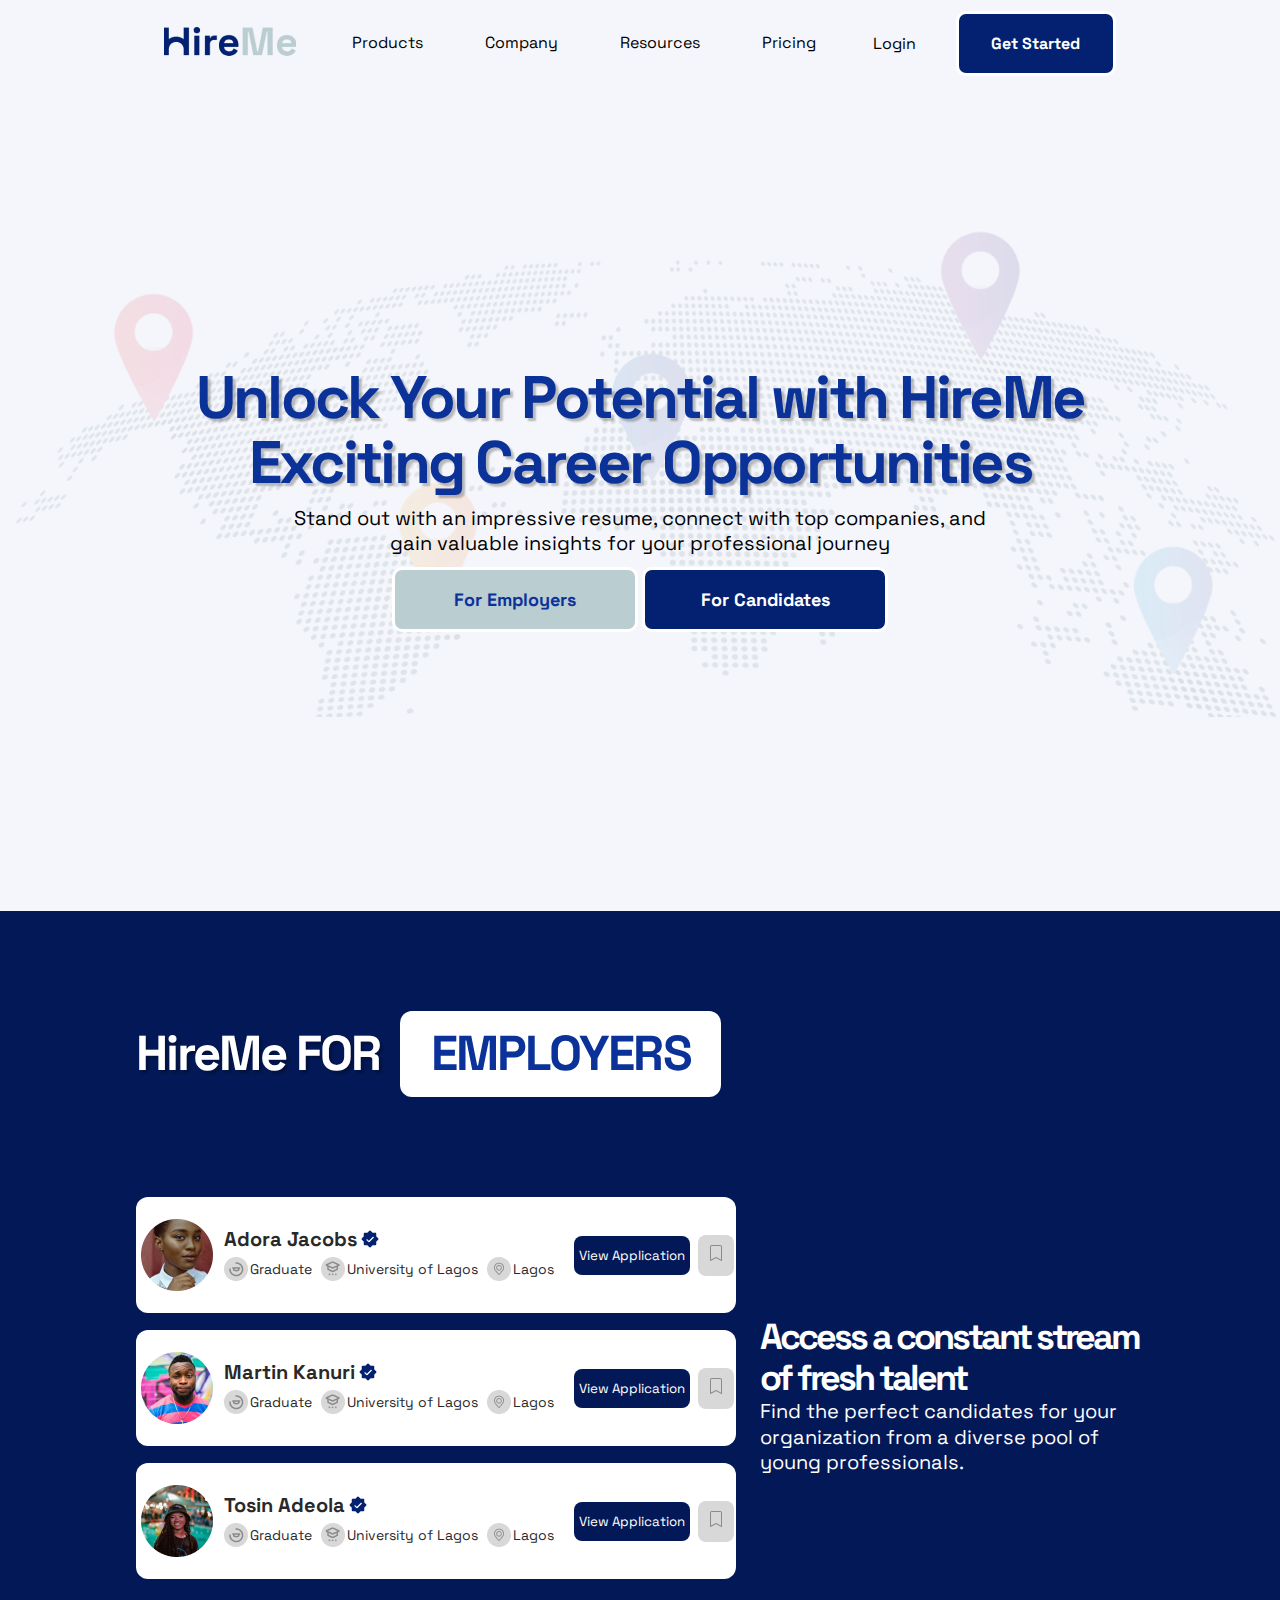
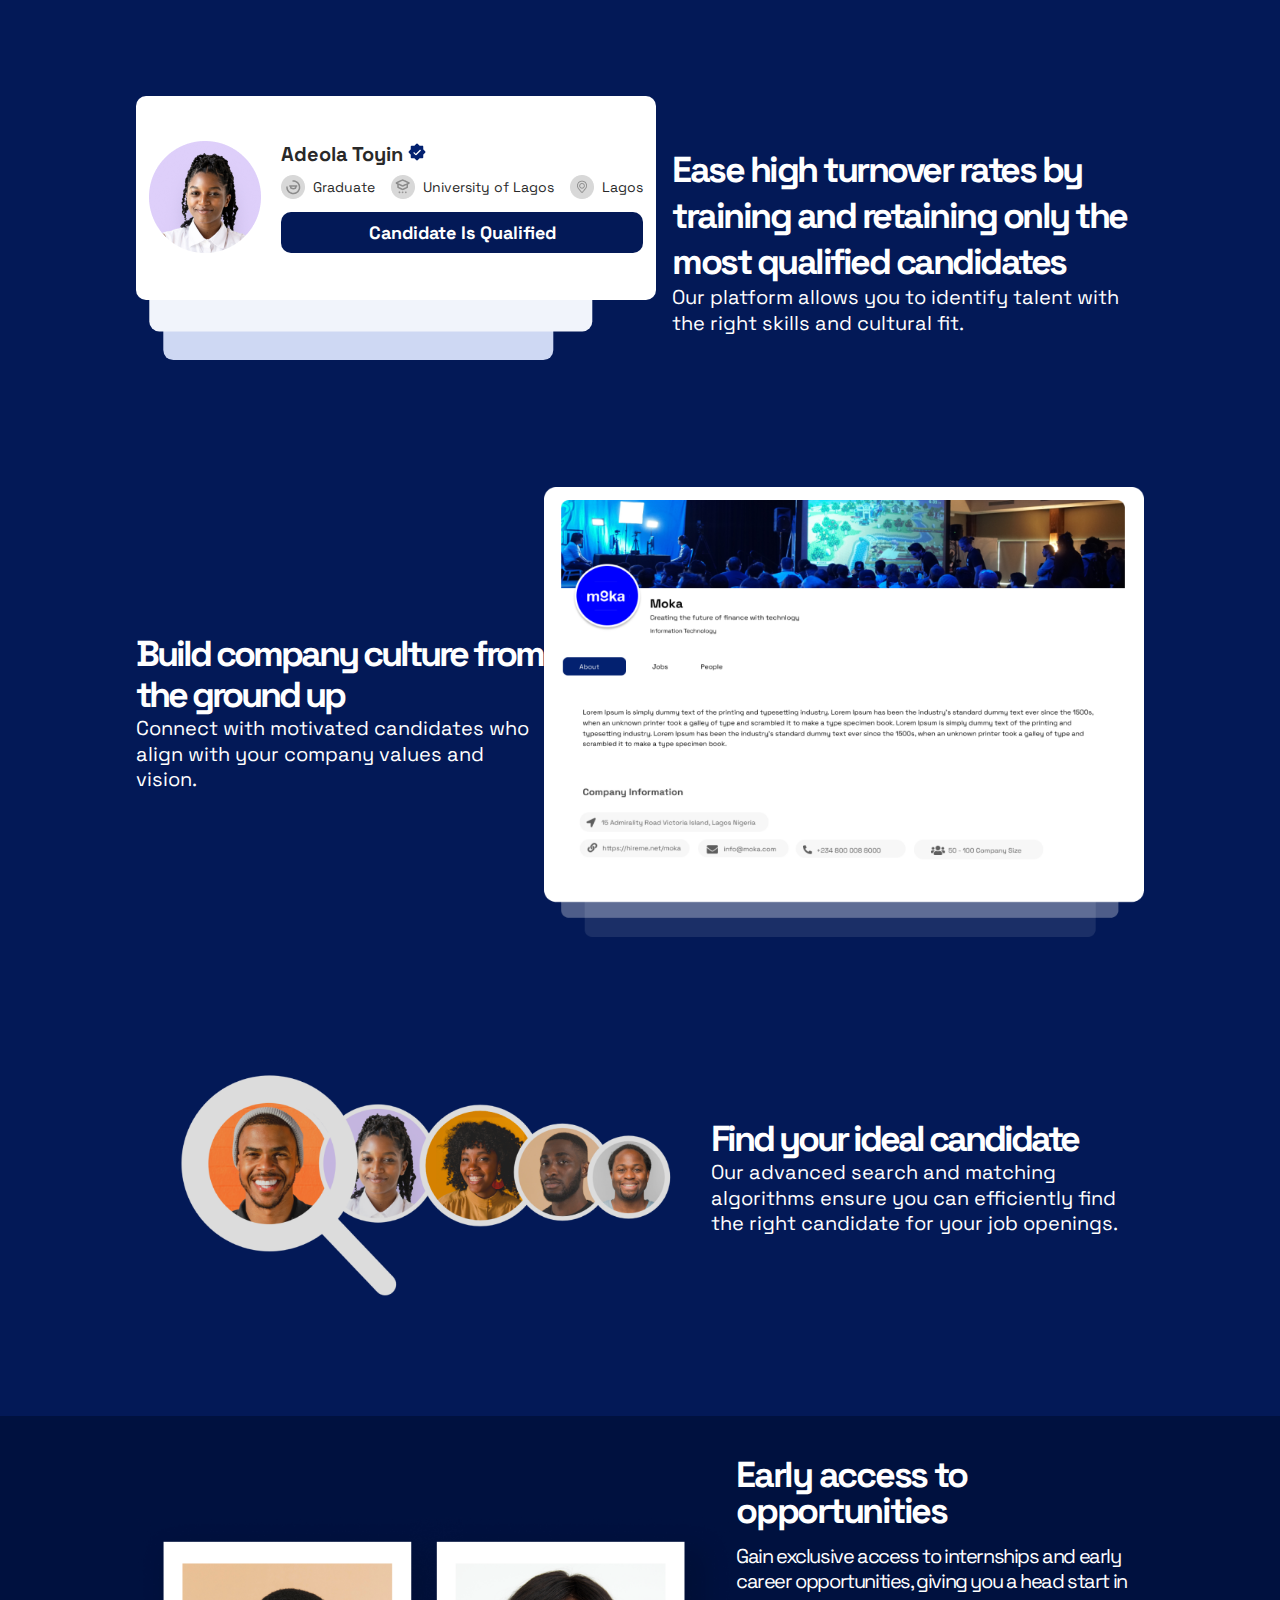
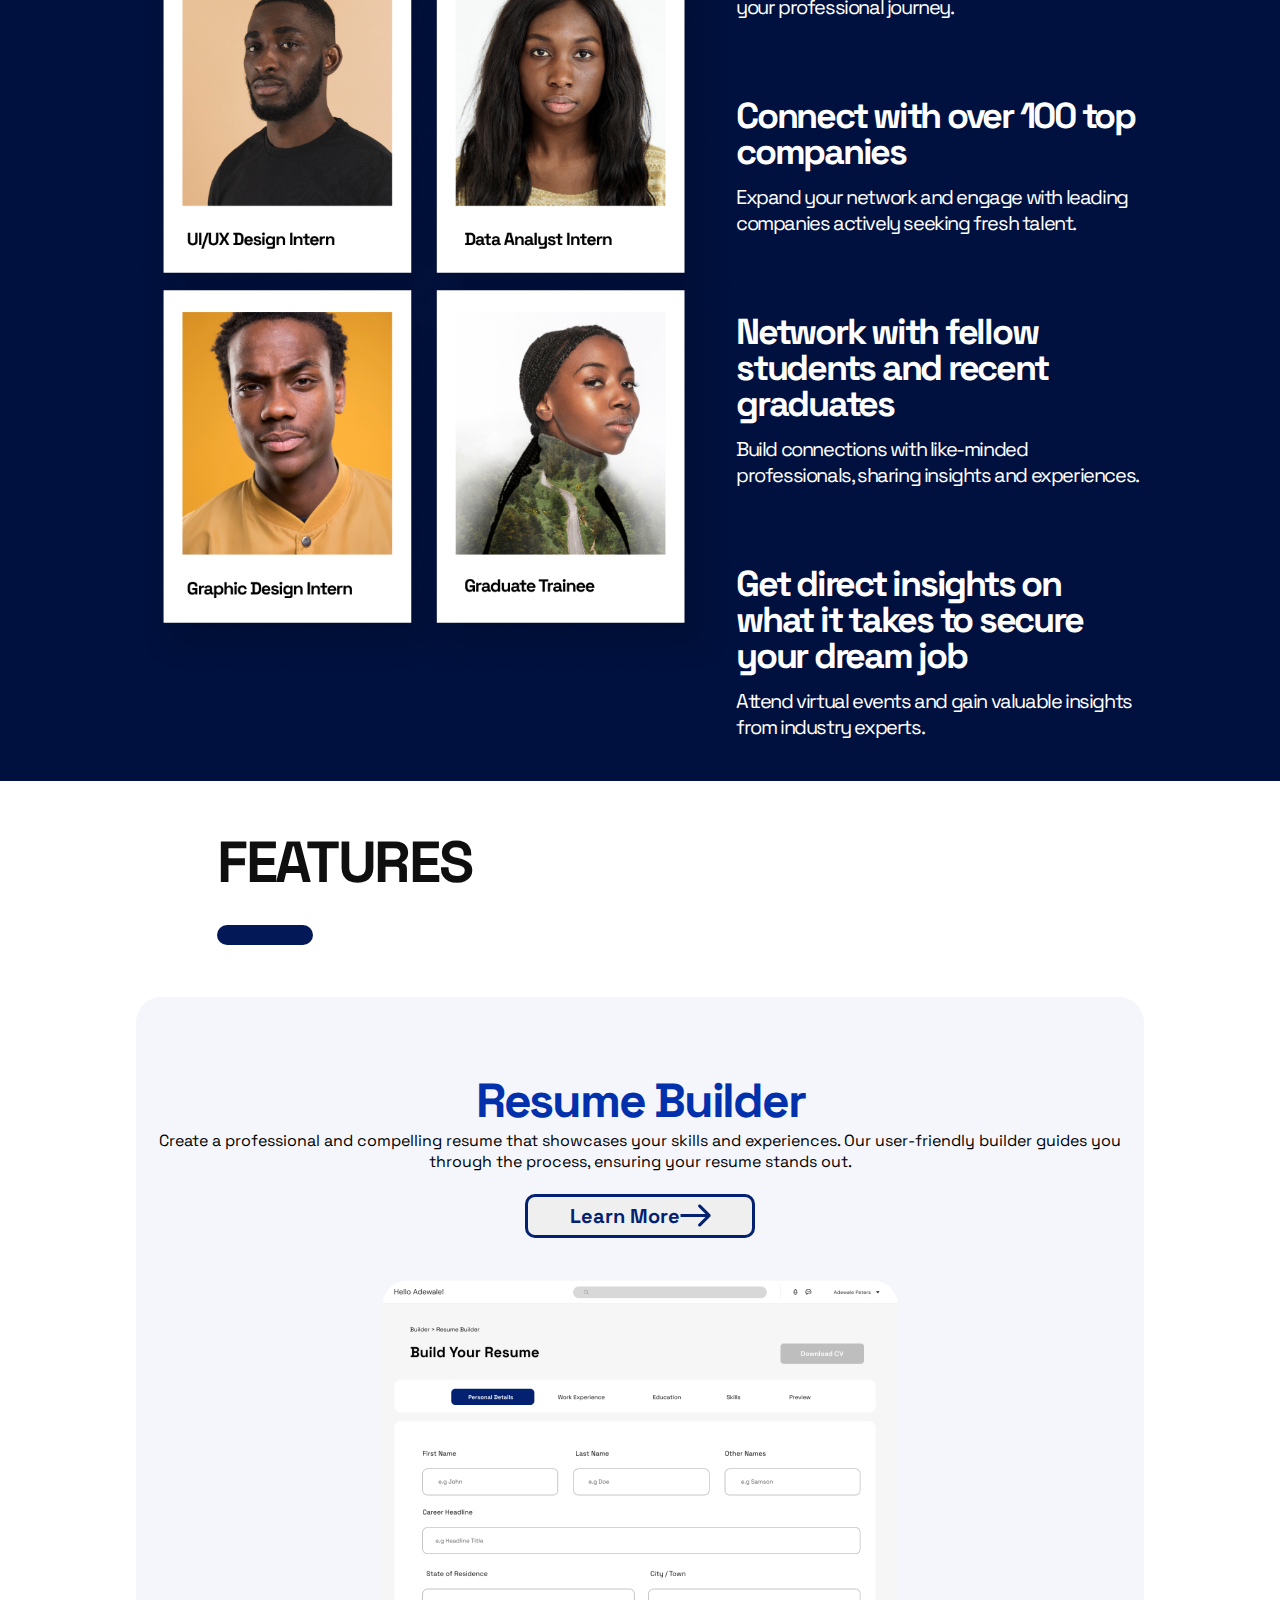
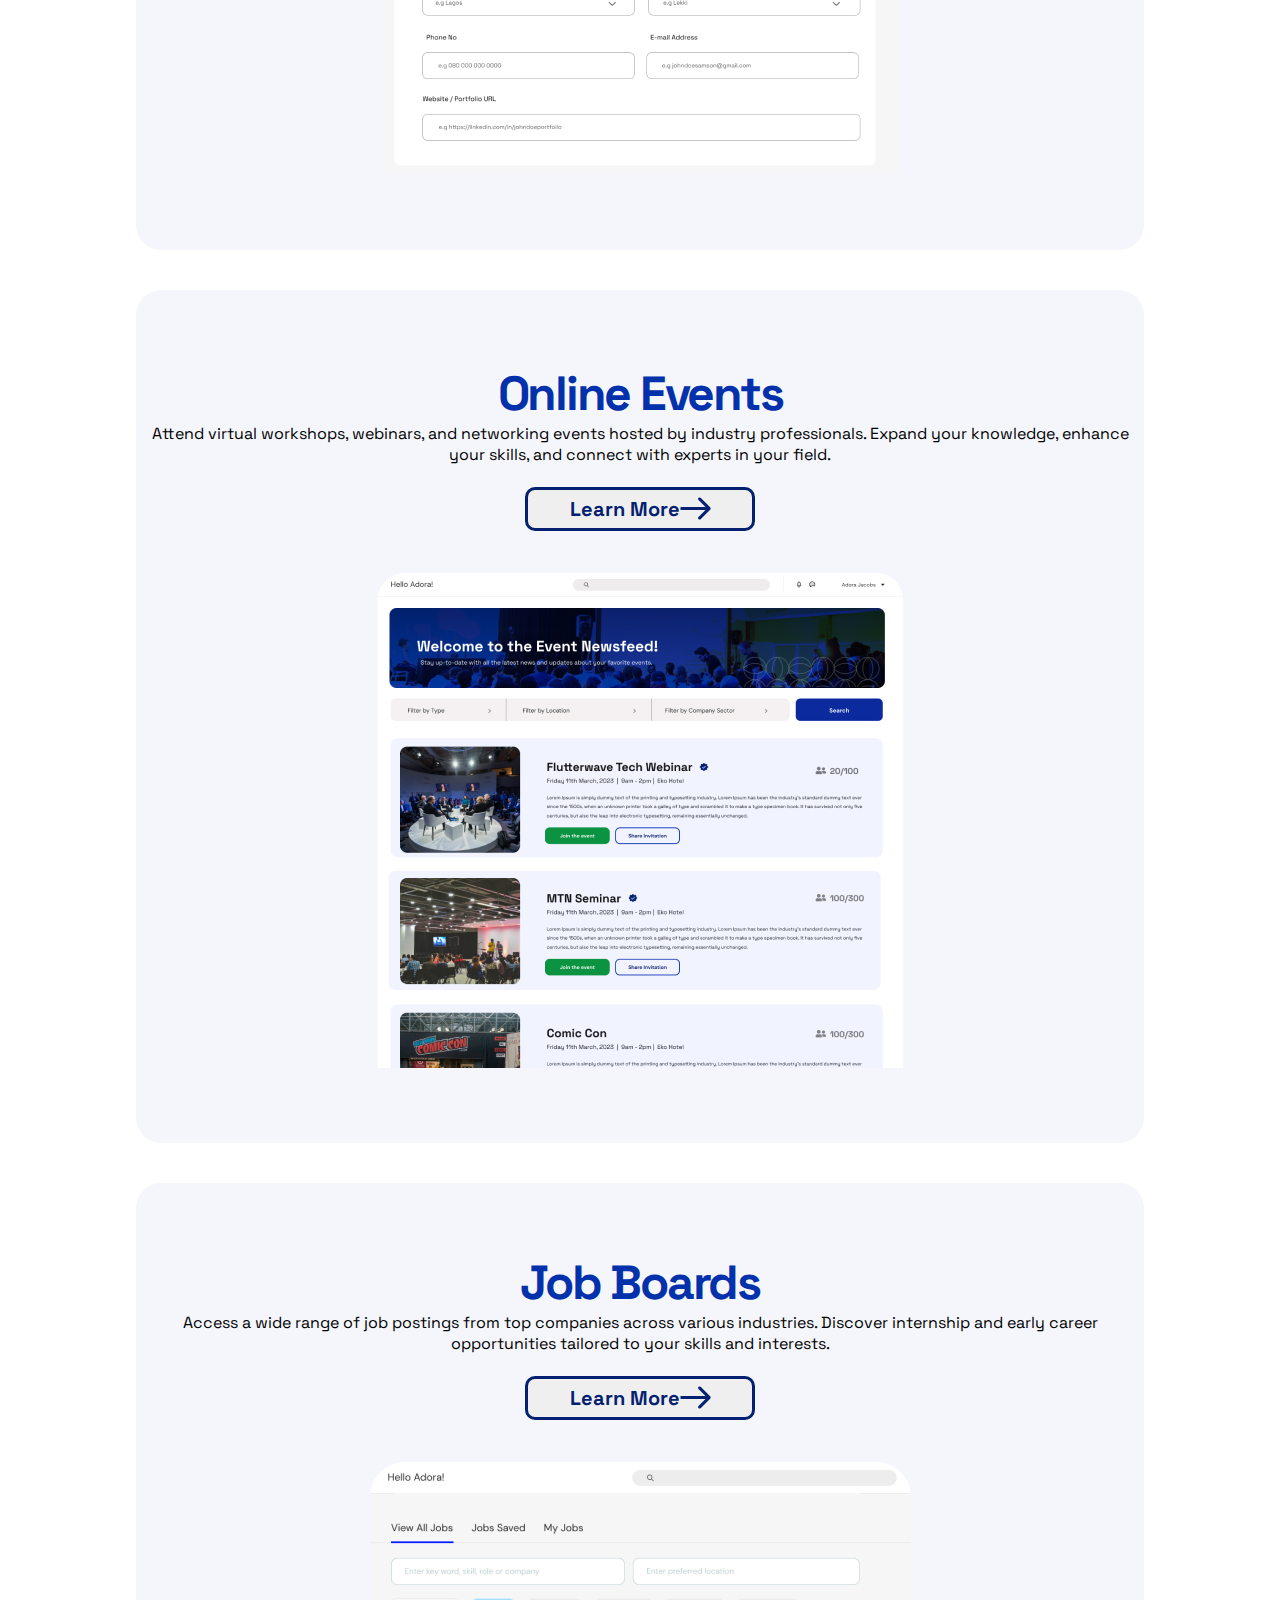
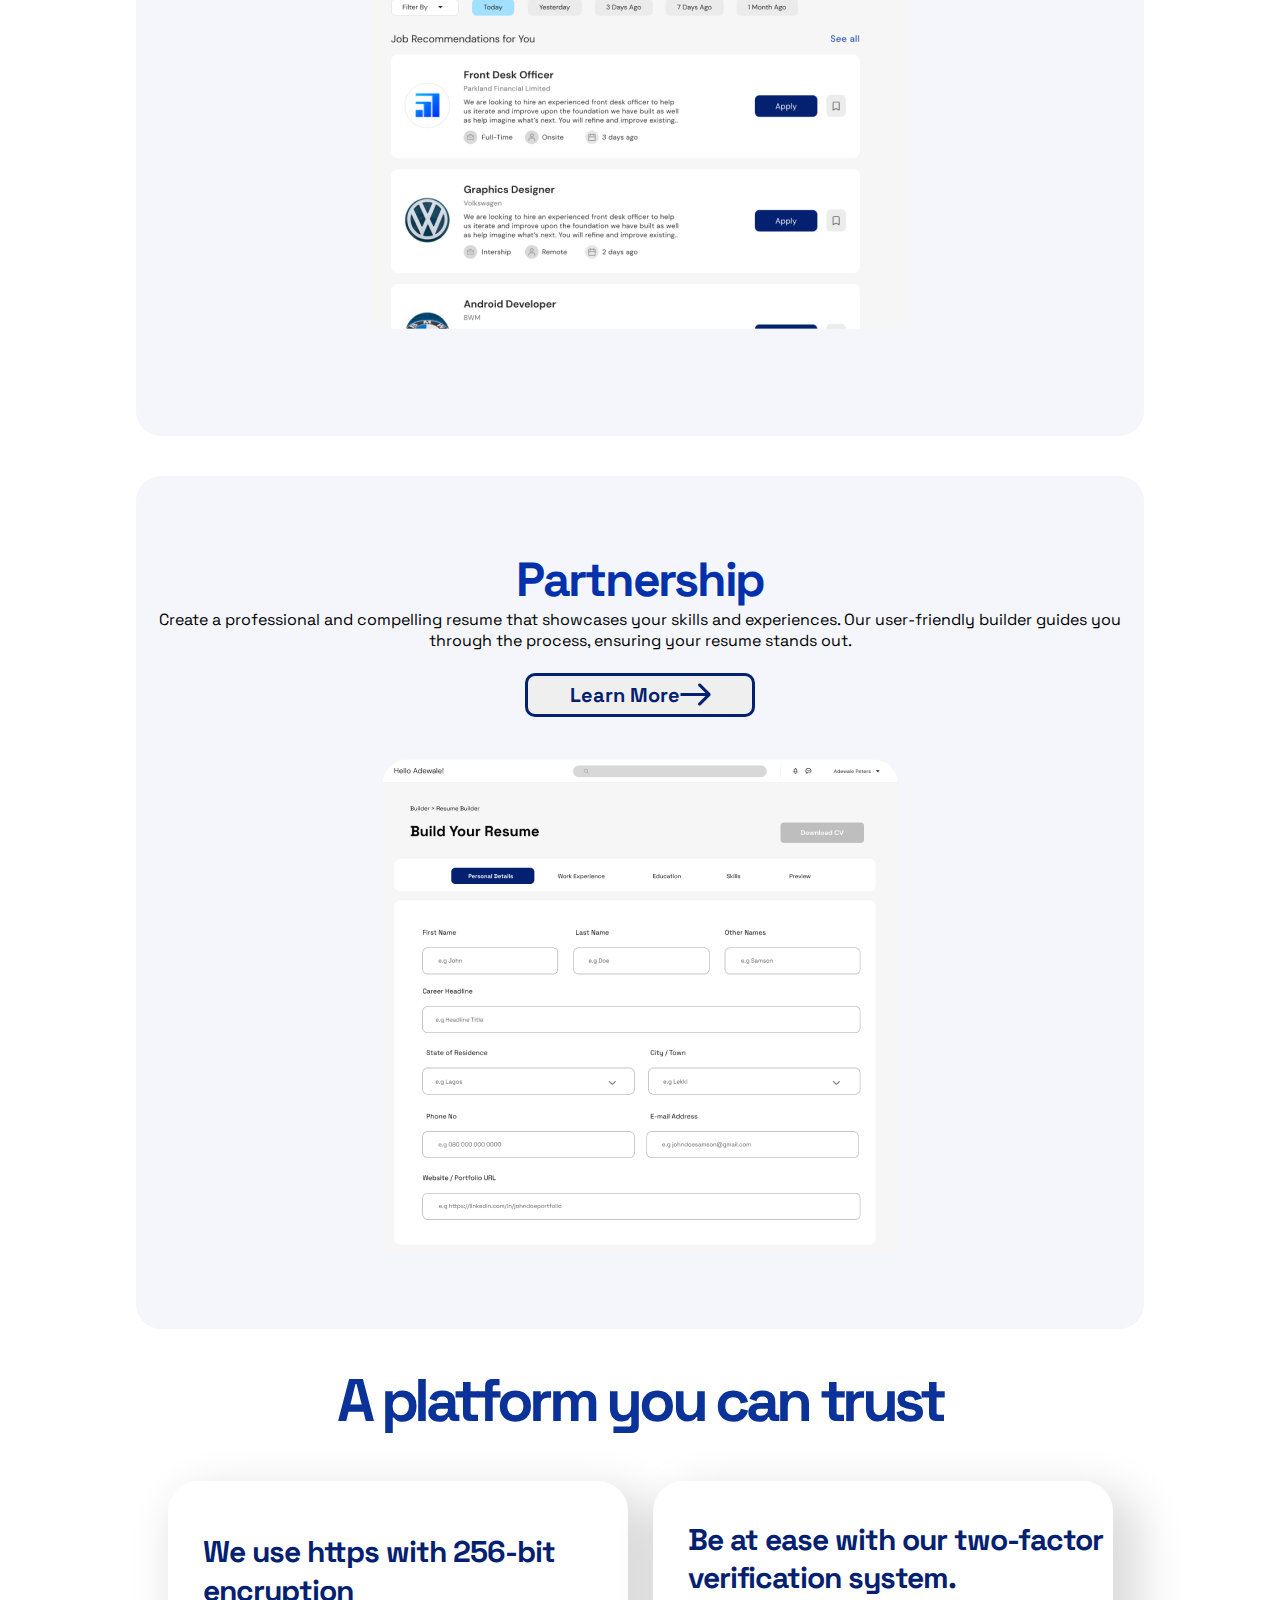
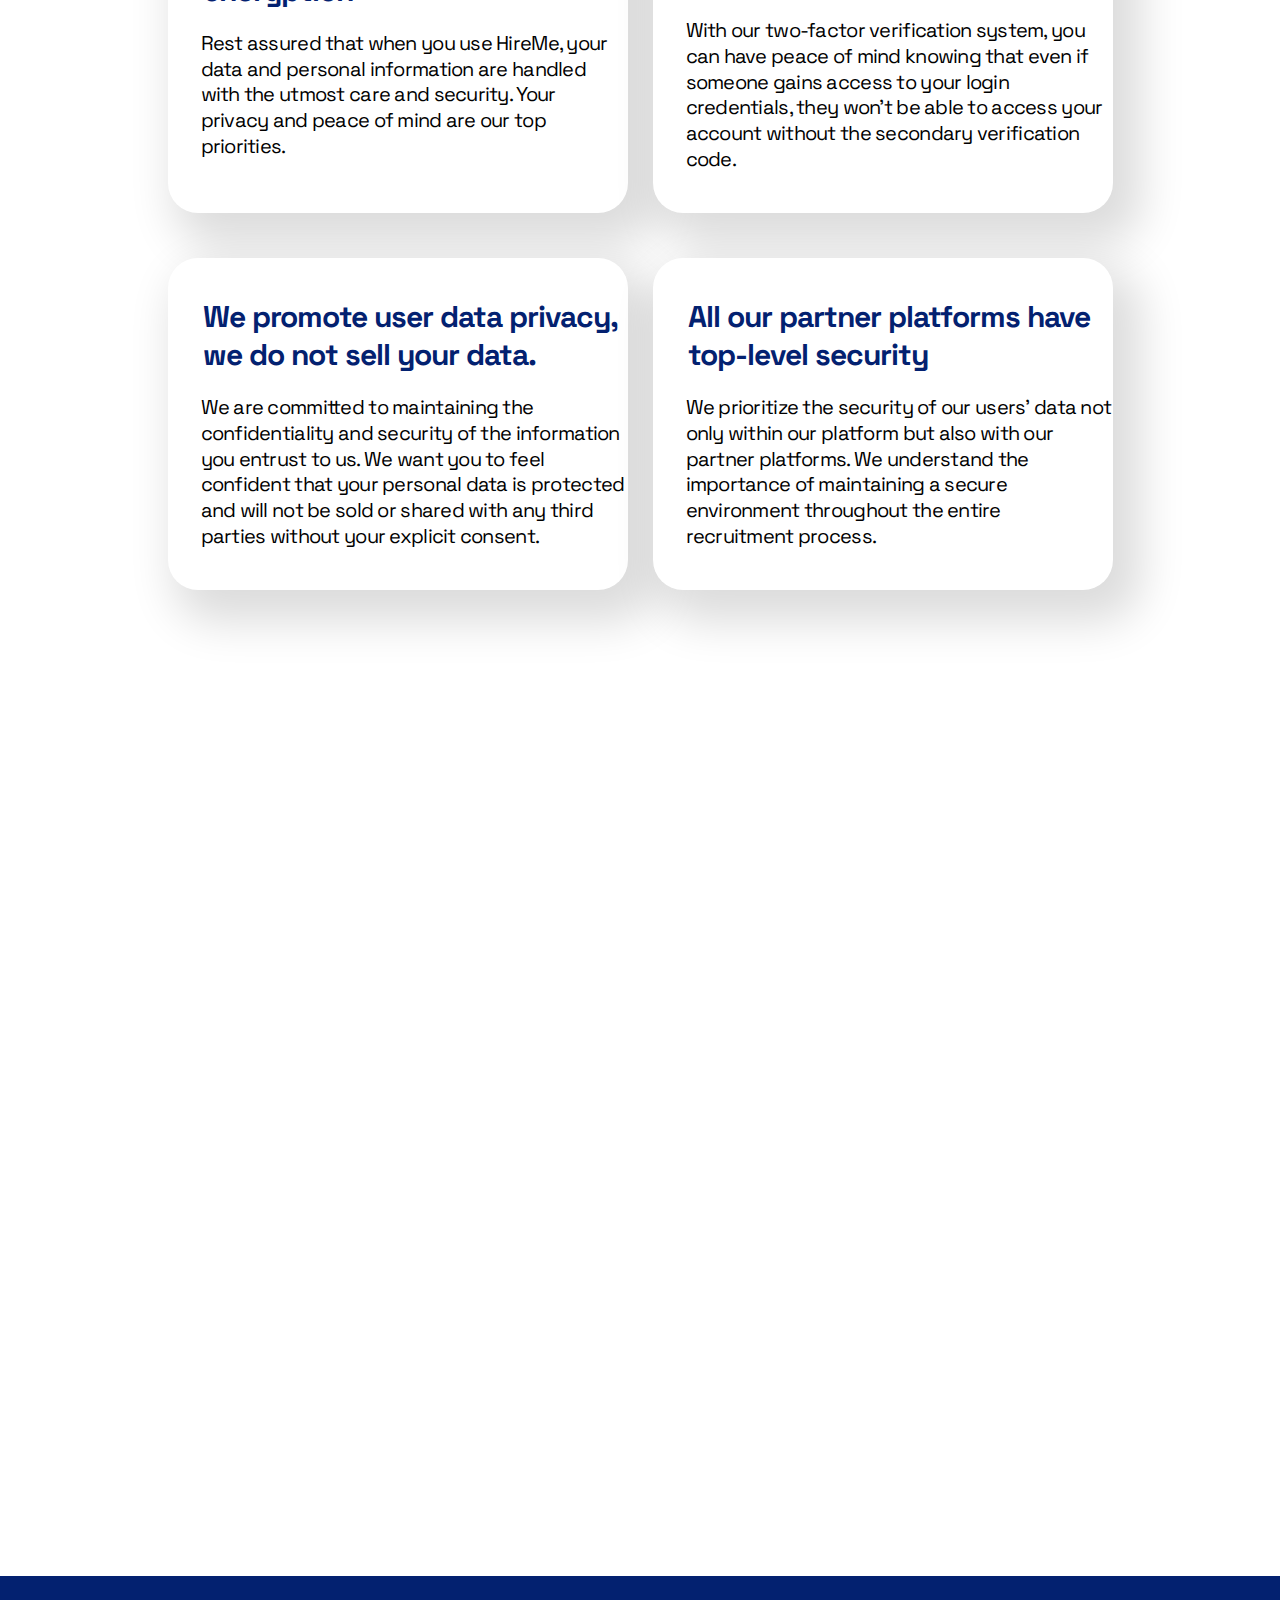
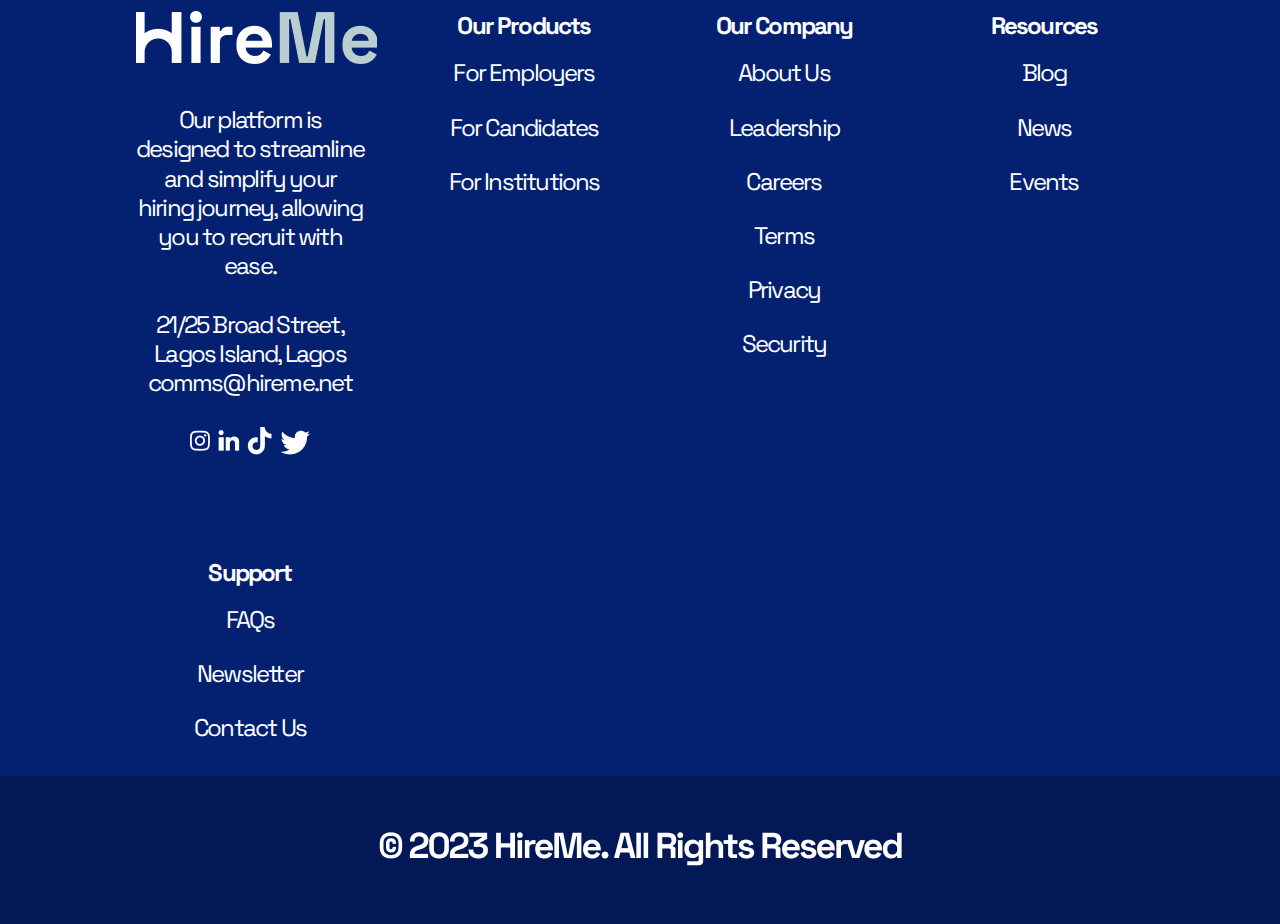
<file: html/index.html>
<!DOCTYPE html>
<html lang="en">
  <head>
    <meta charset="UTF-8" />
    <meta name="viewport" content="width=device-width, initial-scale=1.0" />
    <link
      rel="stylesheet"
      href="https://cdnjs.cloudflare.com/ajax/libs/font-awesome/6.4.2/css/all.min.css"
      integrity="sha512-z3gLpd7yknf1YoNbCzqRKc4qyor8gaKU1qmn+CShxbuBusANI9QpRohGBreCFkKxLhei6S9CQXFEbbKuqLg0DA=="
      crossorigin="anonymous"
      referrerpolicy="no-referrer"
    />
    <link rel="preconnect" href="https://fonts.googleapis.com" />
    <link rel="preconnect" href="https://fonts.gstatic.com" crossorigin />
    <link
      href="https://fonts.googleapis.com/css2?family=DM+Sans:ital,opsz,wght@0,9..40,100;0,9..40,200;0,9..40,300;0,9..40,400;0,9..40,500;0,9..40,600;0,9..40,700;0,9..40,800;0,9..40,900;0,9..40,1000;1,9..40,100;1,9..40,200;1,9..40,300;1,9..40,400;1,9..40,500;1,9..40,600;1,9..40,700;1,9..40,800;1,9..40,900;1,9..40,1000&family=Space+Grotesk:wght@300;400;500;600;700&display=swap"
      rel="stylesheet"
    />
    <link
      rel="stylesheet"
      href="https://cdnjs.cloudflare.com/ajax/libs/font-awesome/6.4.2/css/all.min.css"
      integrity="sha512-z3gLpd7yknf1YoNbCzqRKc4qyor8gaKU1qmn+CShxbuBusANI9QpRohGBreCFkKxLhei6S9CQXFEbbKuqLg0DA=="
      crossorigin="anonymous"
      referrerpolicy="no-referrer"
    />
    <title>Hire Me</title>
    <link rel="stylesheet" href="../css/reset.css" />
    <link rel="stylesheet" href="../css/style.css" />
    <link rel="stylesheet" href="../css/media.css" />
    <script src="../javascript/login-signin.js"></script>
  </head>
  <body>
    <section class="box-1">
      <nav class="container header">
        <div class="header-left">
          <a href="../html/index.html" class="return-home"
            ><img src="../img/logo.png" alt=""
          /></a>
        </div>
        <div class="header-center">
          <ul class="list">
            <li><a href="#">Products</a></li>
            <li><a href="#">Company</a></li>
            <li><a href="#">Resources</a></li>
            <li><a href="../html/pricing.html">Pricing</a></li>
          </ul>
        </div>
        <div class="header-right">
          <button class="log" id="formOpenBtn">
            <a href="../html/signup-login.html">Login</a>
          </button>
          <button class="btn started">Get Started</button>
          <button class="menu-bar">
            <svg
              xmlns="http://www.w3.org/2000/svg"
              width="48"
              height="48"
              viewBox="0 0 512 512"
            >
              <path
                fill="none"
                stroke="currentColor"
                stroke-linecap="round"
                stroke-miterlimit="10"
                stroke-width="48"
                d="M88 152h336M88 256h336M88 360h336"
              />
            </svg>
          </button>
        </div>
      </nav>
      <!-- home -->
      <article class="container hero">
        <p class="big-header-text">
          Unlock Your Potential with HireMe Exciting Career Opportunities
        </p>
        <p class="big-bottom-text">
          Stand out with an impressive resume, connect with top companies, and
          gain valuable insights for your professional journey
        </p>
        <div class="button-container">
          <button class="btn employers">For Employers</button>
          <button class="btn candidates">For Candidates</button>
        </div>
      </article>
    </section>
    <section class="box-2">
      <div class="container logo-container">
        <p class="logo-text">HireMe FOR</p>
        <button class="button-logo">EMPLOYERS</button>
      </div>
      <div class="container channel-1">
        <div class="frame-container">
          <div class="frame">
            <img src="../img/profile-picture1.png" alt="" class="profile-pic" />
            <div class="info-container">
              <div class="name-container">
                Adora Jacobs <img src="../img/verification.png" alt="" />
              </div>
              <div class="info-list">
                <div class="list-child">
                  <img src="../img/graduate.png" alt="" />
                  <p>Graduate</p>
                </div>
                <div class="list-child">
                  <img src="../img/university.png" alt="" />
                  <p>University of Lagos</p>
                </div>
                <div class="list-child">
                  <img src="../img/location.png" alt="" />
                  <p>Lagos</p>
                </div>
              </div>
            </div>
            <div class="frame-button-container">
              <button class="btn-2 application">View Application</button>
              <button class="btn banner">
                <img src="../img/banner-icon.png" alt="" />
              </button>
            </div>
          </div>
          <div class="frame">
            <img src="../img/profile-picture2.png" alt="" class="profile-pic" />
            <div class="info-container">
              <div class="name-container">
                Martin Kanuri <img src="../img/verification.png" alt="" />
              </div>
              <div class="info-list">
                <div class="list-child">
                  <img src="../img/graduate.png" alt="" />
                  <p>Graduate</p>
                </div>
                <div class="list-child">
                  <img src="../img/university.png" alt="" />
                  <p>University of Lagos</p>
                </div>
                <div class="list-child">
                  <img src="../img/location.png" alt="" />
                  <p>Lagos</p>
                </div>
              </div>
            </div>
            <div class="frame-button-container">
              <button class="btn-2 application">View Application</button>
              <button class="btn banner">
                <img src="../img/banner-icon.png" alt="" />
              </button>
            </div>
          </div>
          <div class="frame">
            <img src="../img/profile-picture3.png" alt="" class="profile-pic" />
            <div class="info-container">
              <div class="name-container">
                Tosin Adeola <img src="../img/verification.png" alt="" />
              </div>
              <div class="info-list">
                <div class="list-child">
                  <img src="../img/graduate.png" alt="" />
                  <p>Graduate</p>
                </div>
                <div class="list-child">
                  <img src="../img/university.png" alt="" />
                  <p>University of Lagos</p>
                </div>
                <div class="list-child">
                  <img src="../img/location.png" alt="" />
                  <p>Lagos</p>
                </div>
              </div>
            </div>
            <div class="frame-button-container">
              <button class="btn-2 application">View Application</button>
              <button class="btn banner">
                <img src="../img/banner-icon.png" alt="" />
              </button>
            </div>
          </div>
        </div>
        <div class="text-container">
          <p class="header-text">Access a constant stream of fresh talent</p>
          <p class="bottom-text">
            Find the perfect candidates for your organization from a diverse
            pool of young professionals.
          </p>
        </div>
      </div>
      <div class="container channel-2">
        <div class="candidate-profile-container">
          <div class="cover-2"></div>
          <div class="cover-1"></div>
          <div class="candidate-profile">
            <div class="candidate-pic">
              <img src="../img/under-profile-picture.png" alt="" />
            </div>
            <div class="candidate-info-container">
              <div class="candicate-name-container">
                <p>Adeola Toyin <img src="../img/verification.png" alt="" /></p>
              </div>
              <div class="candidates-list">
                <p class="candidate-child-list">
                  <img src="../img/graduate.png" alt="" />Graduate
                </p>
                <p class="candidate-child-list">
                  <img src="../img/university.png" alt="" />University of Lagos
                </p>
                <p class="candidate-child-list">
                  <img src="../img/location.png" alt="" />Lagos
                </p>
              </div>
              <button class="btn-2 candidate-button">
                Candidate Is Qualified
              </button>
            </div>
          </div>
        </div>
        <div class="text-container text-container-2">
          <p class="header-text header-text-2">
            Ease high turnover rates by training and retaining only the most
            qualified candidates
          </p>
          <p class="bottom-text">
            Our platform allows you to identify talent with the right skills and
            cultural fit.
          </p>
        </div>
      </div>
      <div class="container channel-3">
        <div class="text-container text-container-2">
          <p class="header-text">Build company culture from the ground up</p>
          <p class="bottom-text">
            Connect with motivated candidates who align with your company values
            and vision.
          </p>
        </div>
        <div class="pic-container">
          <img src="../img/company-intro.png" alt="" />
        </div>
      </div>
      <div class="container channel-4">
        <div class="pic-container-2">
          <img src="../img/intro-img.png" alt="" />
        </div>
        <div class="text-container text-container-3">
          <p class="header-text">Find your ideal candidate</p>
          <p class="bottom-text bottom-text-2">
            Our advanced search and matching algorithms ensure you can
            efficiently find the right candidate for your job openings.
          </p>
        </div>
      </div>
    </section>
    <section class="box-3">
      <div class="container intro">
        <div class="pic-container-3">
          <img src="../img/4pp-group.png" alt="" />
        </div>
        <div class="text-container-4">
          <div class="text-child">
            <p class="header-text-3">Early access to opportunities</p>
            <p class="bottom-text-3">
              Gain exclusive access to internships and early career
              opportunities, giving you a head start in your professional
              journey.
            </p>
          </div>
          <div class="text-child">
            <p class="header-text-3">Connect with over 100 top companies</p>
            <p class="bottom-text-3">
              Expand your network and engage with leading companies actively
              seeking fresh talent.
            </p>
          </div>
          <div class="text-child">
            <p class="header-text-3">
              Network with fellow students and recent graduates
            </p>
            <p class="bottom-text-3">
              Build connections with like-minded professionals, sharing insights
              and experiences.
            </p>
          </div>
          <div class="text-child">
            <p class="header-text-3">
              Get direct insights on what it takes to secure your dream job
            </p>
            <p class="bottom-text-3">
              Attend virtual events and gain valuable insights from industry
              experts.
            </p>
          </div>
        </div>
      </div>
    </section>
    <section class="box-4">
      <div class="container feature-board-container">
        <div class="feature-logo">
          <p>FEATURES</p>
          <button class="feature-underline"></button>
        </div>
        <div class="feature-board">
          <div class="feature-container">
            <div class="feature-text-container">
              <p class="feature-header-text">Resume Builder</p>
              <p class="feature-bottom-text">
                Create a professional and compelling resume that showcases your
                skills and experiences. Our user-friendly builder guides you
                through the process, ensuring your resume stands out.
              </p>
              <button class="learn button">
                Learn More <img src="../img/Arrow 1.png" alt="" />
              </button>
            </div>
            <div class="feature-pic-container">
              <img src="../img/feature-img1.png" alt="" />
            </div>
          </div>
          <div class="feature-container">
            <div class="feature-text-container">
              <p class="feature-header-text">Online Events</p>
              <p class="feature-bottom-text">
                Attend virtual workshops, webinars, and networking events hosted
                by industry professionals. Expand your knowledge, enhance your
                skills, and connect with experts in your field.
              </p>
              <button class="learn button">
                Learn More <img src="../img/Arrow 1.png" alt="" />
              </button>
            </div>
            <div class="feature-pic-container">
              <img src="../img/feature-img2.png" alt="" />
            </div>
          </div>
          <div class="feature-container">
            <div class="feature-text-container">
              <p class="feature-header-text">Job Boards</p>
              <p class="feature-bottom-text">
                Access a wide range of job postings from top companies across
                various industries. Discover internship and early career
                opportunities tailored to your skills and interests.
              </p>
              <button class="learn button">
                Learn More <img src="../img/Arrow 1.png" alt="" />
              </button>
            </div>
            <div class="feature-pic-container">
              <img src="../img/feature-img3.png" alt="" />
            </div>
          </div>
          <div class="feature-container">
            <div class="feature-text-container">
              <p class="feature-header-text">Partnership</p>
              <p class="feature-bottom-text">
                Create a professional and compelling resume that showcases your
                skills and experiences. Our user-friendly builder guides you
                through the process, ensuring your resume stands out.
              </p>
              <button class="learn button">
                Learn More <img src="../img/Arrow 1.png" alt="" />
              </button>
            </div>
            <div class="feature-pic-container">
              <img src="../img/feature-img1.png" alt="" />
            </div>
          </div>
        </div>
      </div>
    </section>
    <section class="box-5">
      <div class="intro-benefit container">
        <div class="text-container-5">
          <p class="header-text-4">A platform you can trust</p>
        </div>
        <div class="benefit-board">
          <div class="benefit-container">
            <p class="benefit-header-text">
              We use https with 256-bit <br />encryption
            </p>
            <p class="benefit-bottom-text">
              Rest assured that when you use HireMe, your data and personal
              information are handled with the utmost care and security. Your
              privacy and peace of mind are our top priorities.
            </p>
          </div>
          <div class="benefit-container">
            <p class="benefit-header-text">
              Be at ease with our two-factor verification system.
            </p>
            <p class="benefit-bottom-text">
              With our two-factor verification system, you can have peace of
              mind knowing that even if someone gains access to your login
              credentials, they won't be able to access your account without the
              secondary verification code.
            </p>
          </div>
          <div class="benefit-container">
            <p class="benefit-header-text">
              We promote user data privacy, we do not sell your data.
            </p>
            <p class="benefit-bottom-text">
              We are committed to maintaining the confidentiality and security
              of the information you entrust to us. We want you to feel
              confident that your personal data is protected and will not be
              sold or shared with any third parties without your explicit
              consent.
            </p>
          </div>
          <div class="benefit-container">
            <p class="benefit-header-text">
              All our partner platforms have top-level security
            </p>
            <p class="benefit-bottom-text">
              We prioritize the security of our users' data not only within our
              platform but also with our partner platforms. We understand the
              importance of maintaining a secure environment throughout the
              entire recruitment process.
            </p>
          </div>
        </div>
      </div>
    </section>
    <section class="box-6">
      <div class="smaller-box">
        <div class="container ending">
          <div class="ending-text-container">
            <p class="end-header-text">Recruit with Ease</p>
            <p class="end-bottom-text">
              Our platform is designed to streamline and simplify your hiring
              journey, allowing you to recruit with ease.
            </p>
          </div>
          <button class="end-started-button">
            Get Started <img src="../img/Arrow 4.png" alt="" />
          </button>
        </div>
      </div>
    </section>
    <section class="box-7">
      <footer class="container footer-1">
        <div class="credit-container-1">
          <img src="../img/HireMe Logo 1 2.png" alt="" class="credit-logo" />
          <p class="credit-text">
            Our platform is designed to streamline and simplify your hiring
            journey, allowing you to recruit with ease.
          </p>
          <p class="credit-text">
            21/25 Broad Street, Lagos Island, Lagos <br />comms@hireme.net
          </p>
          <img src="../img/media-icon.png" alt="" />
        </div>
        <div class="credit-container-2">
          <p class="credit-header-text">Our Products</p>
          <ul class="credit-text credit-list">
            <li><a href="#">For Employers</a></li>
            <li><a href="#"> For Candidates</a></li>
            <li><a href="#"> For Institutions</a></li>
          </ul>
        </div>
        <div class="credit-container-3">
          <p class="credit-header-text">Our Company</p>
          <ul class="credit-text credit-list">
            <li><a href="#">About Us</a></li>
            <li><a href="#">Leadership</a></li>
            <li><a href="#">Careers</a></li>
            <li><a href="#">Terms</a></li>
            <li><a href="#">Privacy</a></li>
            <li><a href="#">Security</a></li>
          </ul>
        </div>
        <div class="credit-container-4">
          <p class="credit-header-text">Resources</p>
          <ul class="credit-text credit-list">
            <li><a href="#">Blog</a></li>
            <li><a href="#">News</a></li>
            <li><a href="#">Events</a></li>
          </ul>
        </div>
        <div class="credit-container-5">
          <p class="credit-header-text">Support</p>
          <ul class="credit-text credit-list">
            <li><a href="#">FAQs</a></li>
            <li><a href="#">Newsletter</a></li>
            <li><a href="#">Contact Us</a></li>
          </ul>
        </div>
      </footer>
    </section>
    <section class="box-8">
      <footer class="footer-2">
        <img src="../img/footer.png" alt="" />
      </footer>
    </section>
  </body>
</html>
</file>
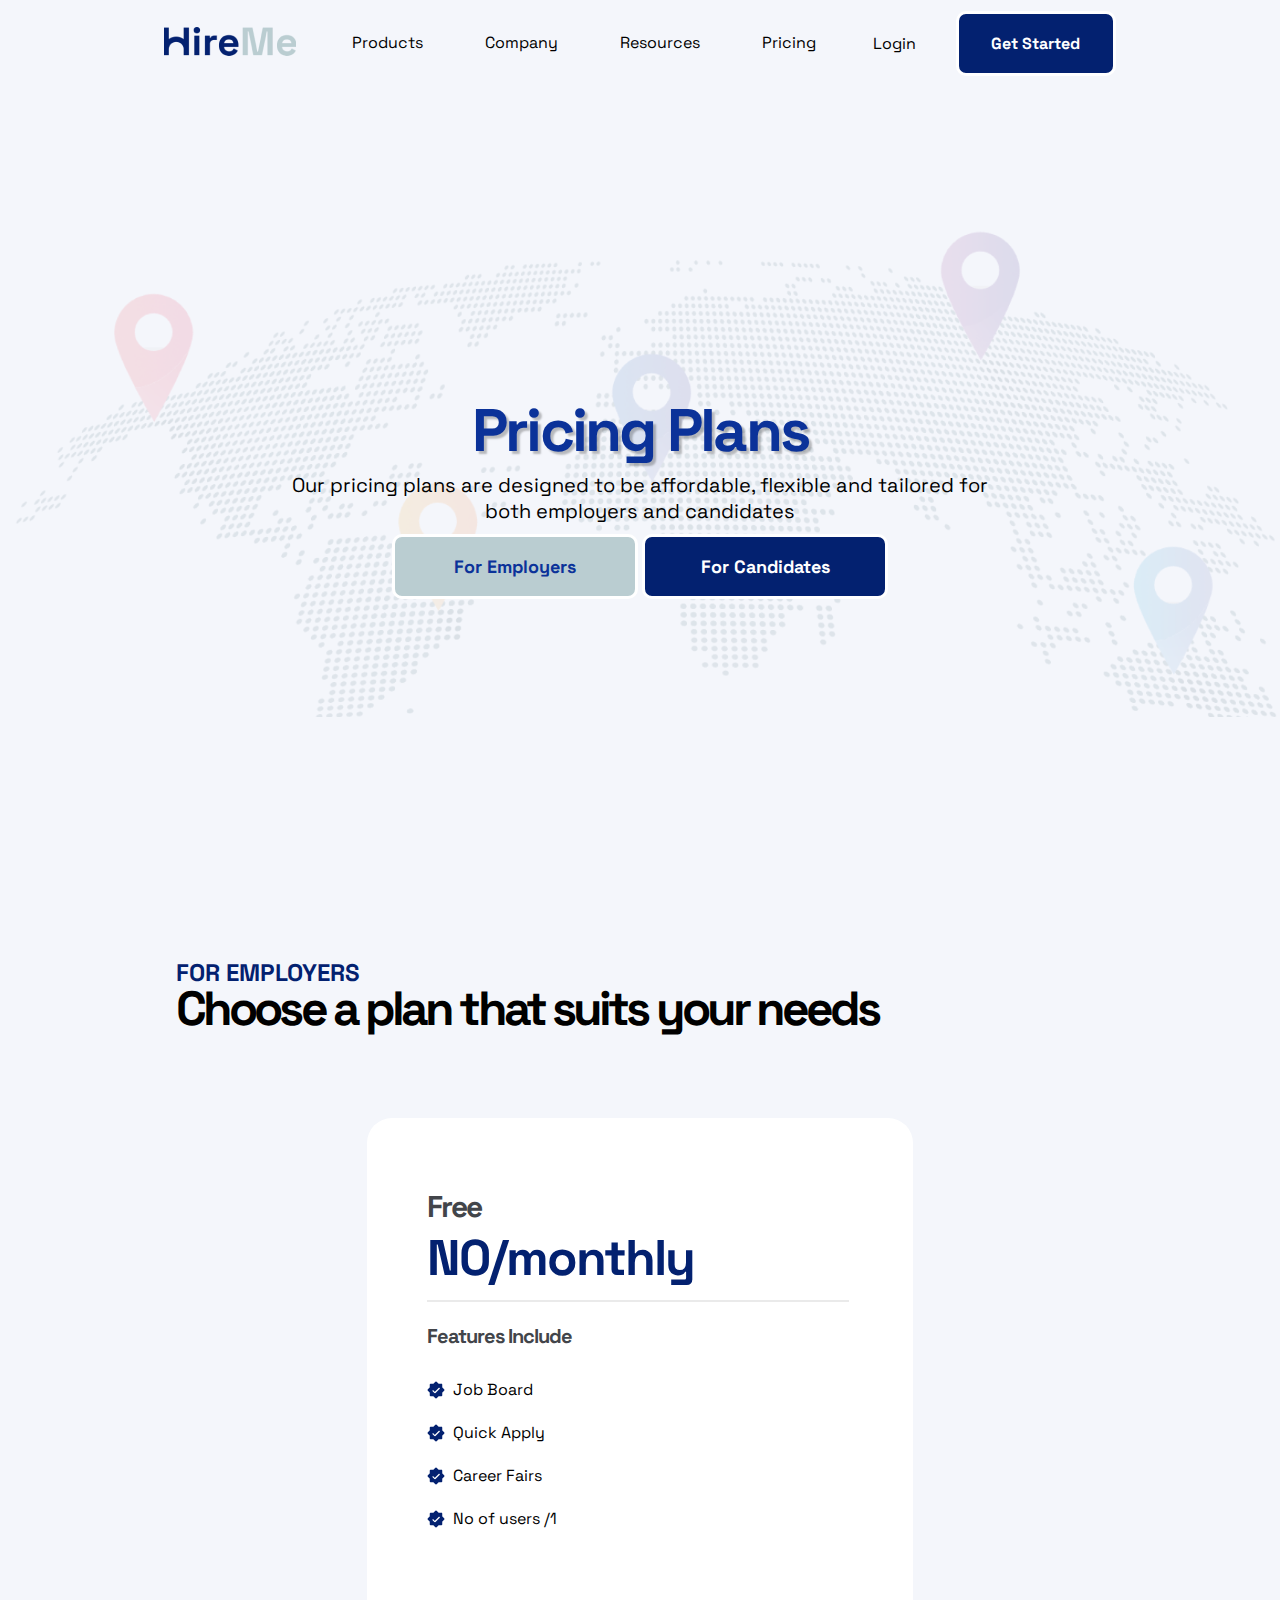
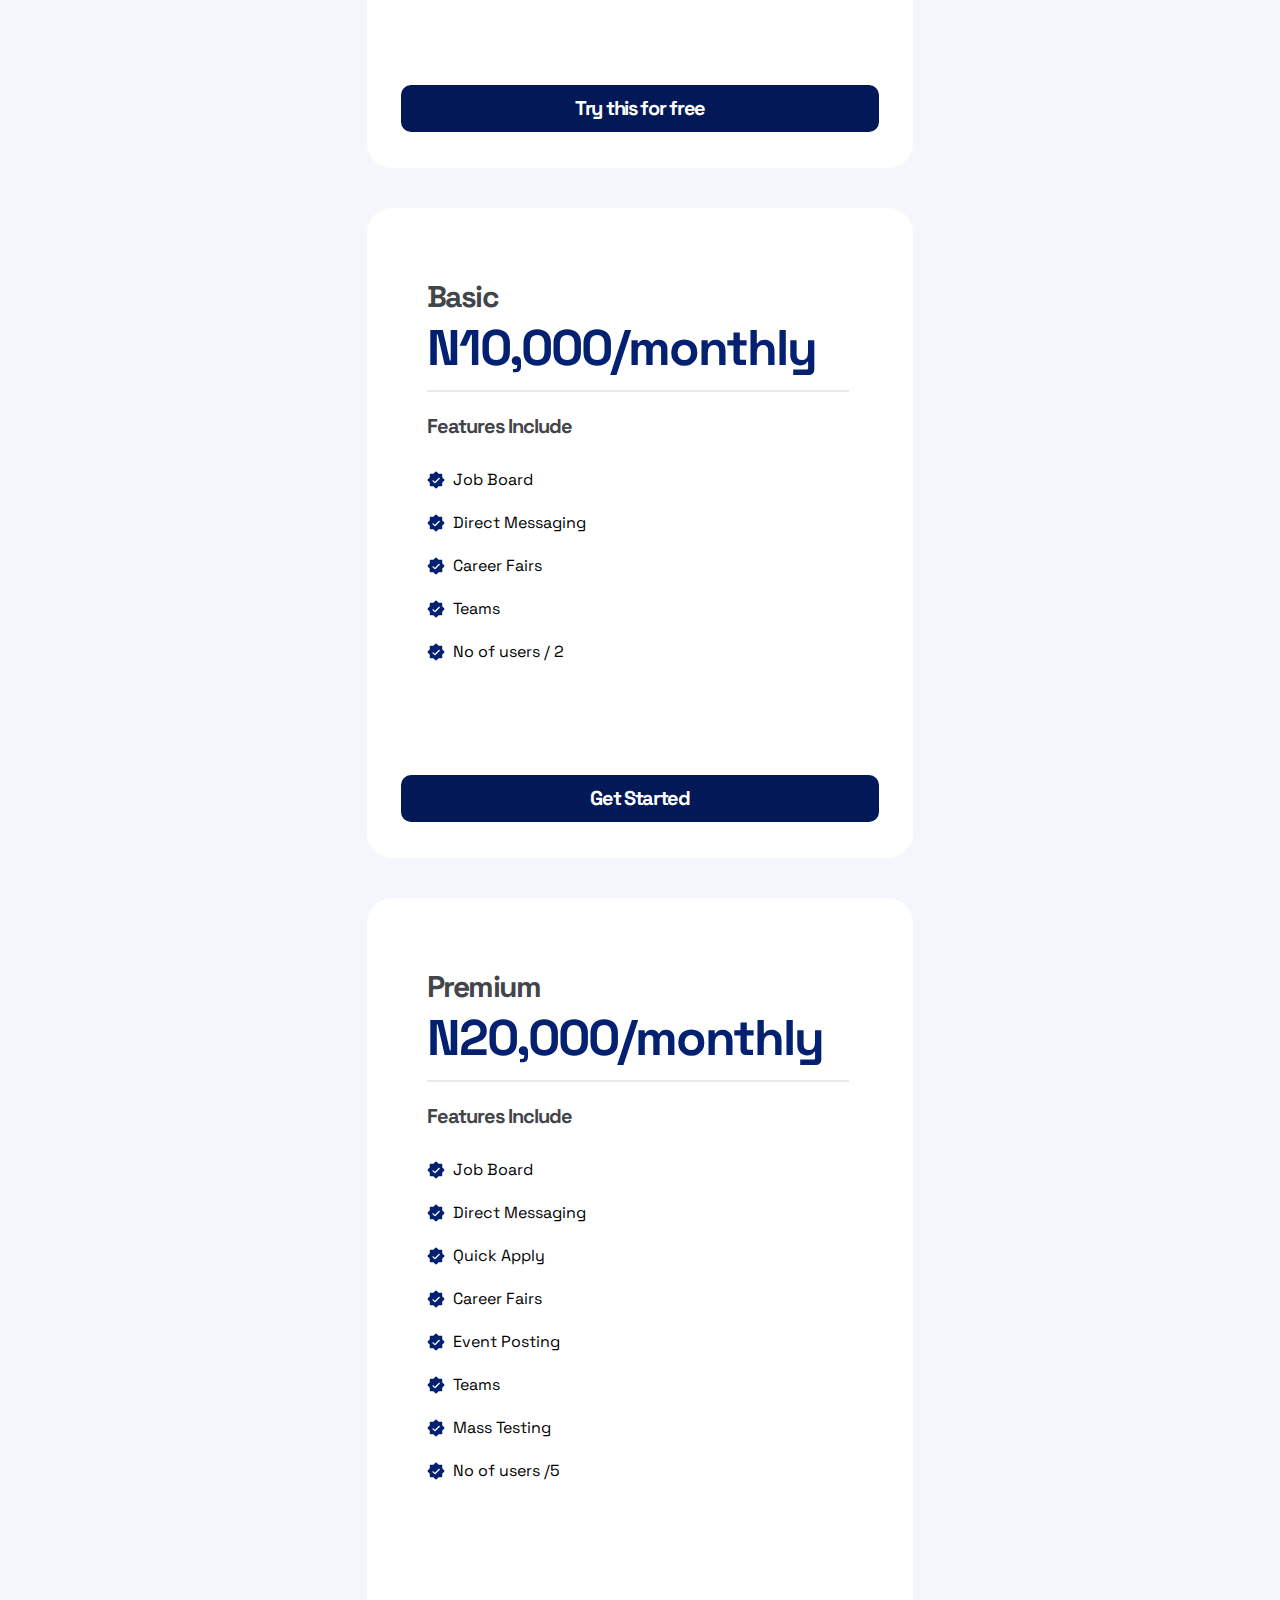
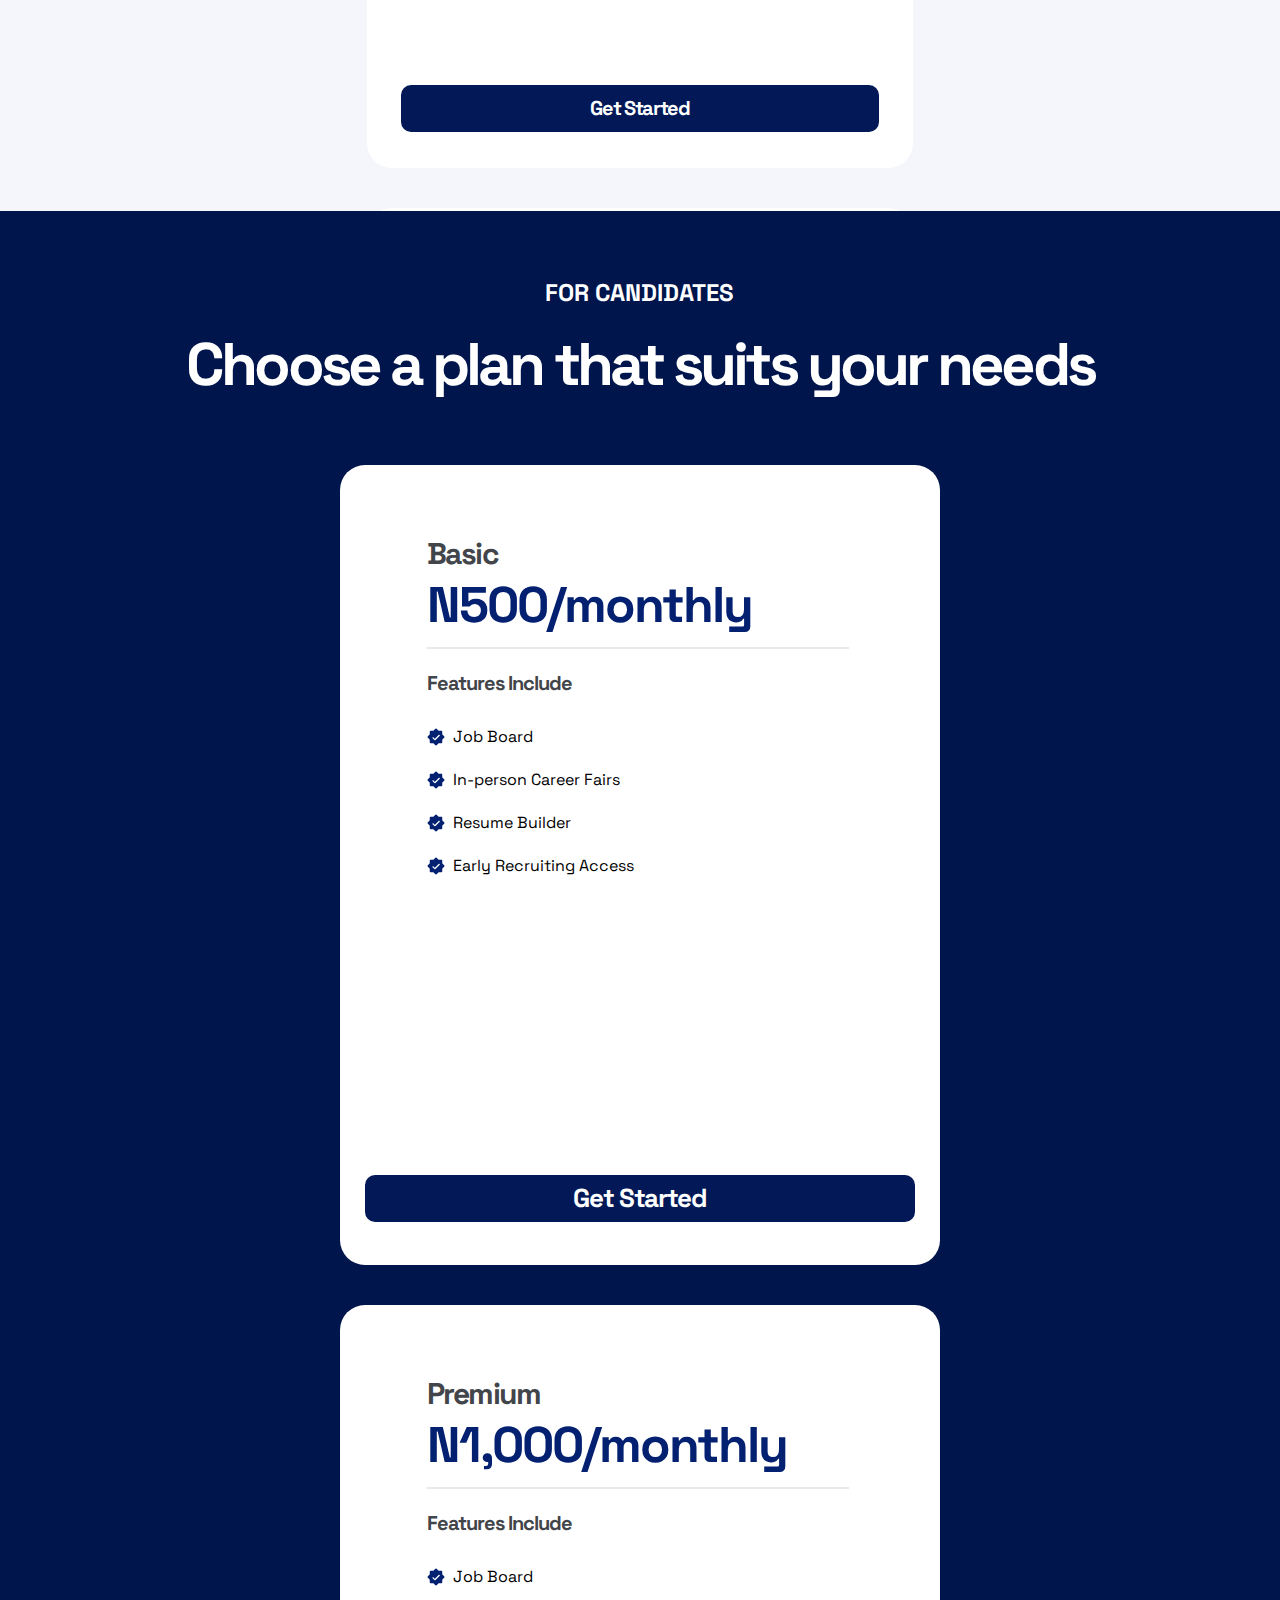
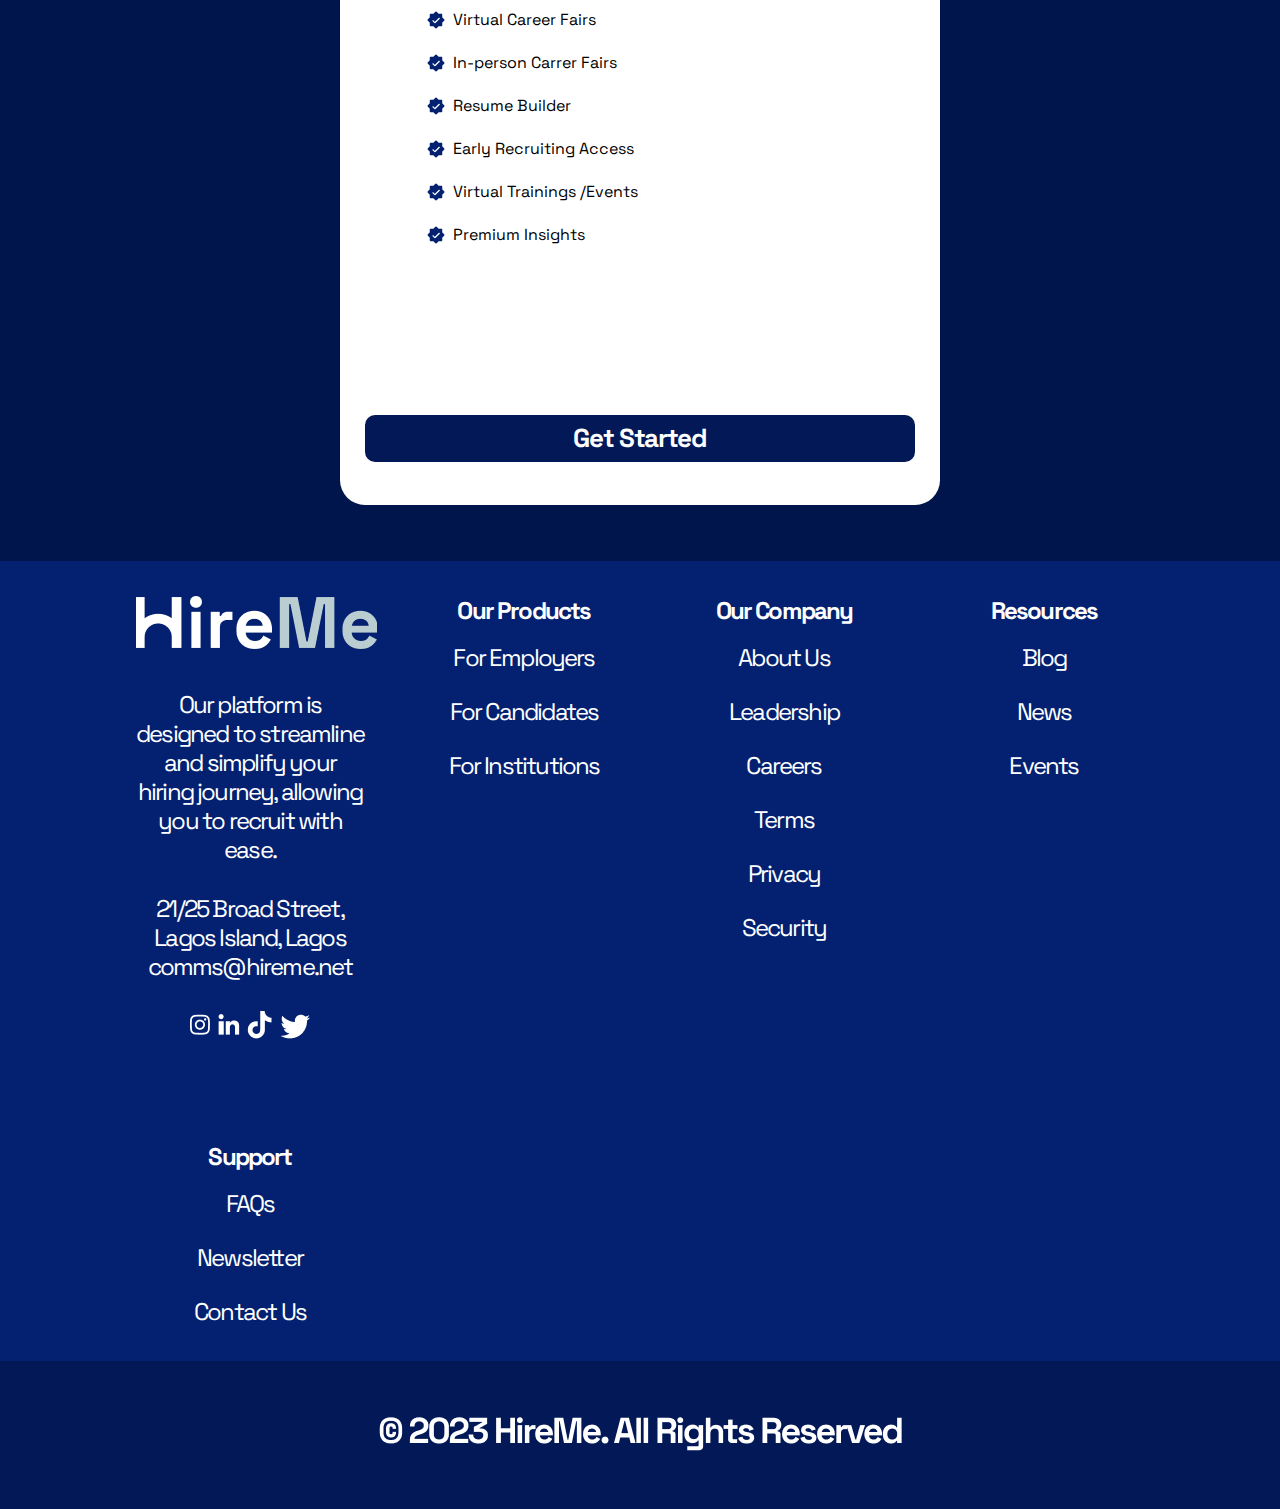
<file: html/pricing.html>
<!DOCTYPE html>
<html lang="en">
  <head>
    <meta charset="UTF-8" />
    <meta name="viewport" content="width=device-width, initial-scale=1.0" />
    <link
      rel="stylesheet"
      href="https://cdnjs.cloudflare.com/ajax/libs/font-awesome/6.4.2/css/all.min.css"
      integrity="sha512-z3gLpd7yknf1YoNbCzqRKc4qyor8gaKU1qmn+CShxbuBusANI9QpRohGBreCFkKxLhei6S9CQXFEbbKuqLg0DA=="
      crossorigin="anonymous"
      referrerpolicy="no-referrer"
    />
    <link rel="preconnect" href="https://fonts.googleapis.com" />
    <link rel="preconnect" href="https://fonts.gstatic.com" crossorigin />
    <link
      href="https://fonts.googleapis.com/css2?family=DM+Sans:ital,opsz,wght@0,9..40,100;0,9..40,200;0,9..40,300;0,9..40,400;0,9..40,500;0,9..40,600;0,9..40,700;0,9..40,800;0,9..40,900;0,9..40,1000;1,9..40,100;1,9..40,200;1,9..40,300;1,9..40,400;1,9..40,500;1,9..40,600;1,9..40,700;1,9..40,800;1,9..40,900;1,9..40,1000&family=Space+Grotesk:wght@300;400;500;600;700&display=swap"
      rel="stylesheet"
    />
    <title>Hire Me</title>
    <link rel="stylesheet" href="../css/reset.css" />
    <link rel="stylesheet" href="../css/style.css" />
    <link rel="stylesheet" href="../css/media.css" />
  </head>
  <body>
    <section class="box-1">
      <nav class="container header">
        <div class="header-left">
          <a href="../html/index.html" class="return-home"
            ><img src="../img/logo.png" alt=""
          /></a>
        </div>
        <div class="header-center">
          <ul class="list">
            <li><a href="#">Products</a></li>
            <li><a href="#">Company</a></li>
            <li><a href="#">Resources</a></li>
            <li><a href="../html/pricing.html">Pricing</a></li>
          </ul>
        </div>
        <div class="header-right">
          <button class="log">
            <a href="../html/signup-login.html">Login</a>
          </button>
          <button class="btn started">Get Started</button>
          <button class="menu-bar">
            <svg
              xmlns="http://www.w3.org/2000/svg"
              width="48"
              height="48"
              viewBox="0 0 512 512"
            >
              <path
                fill="none"
                stroke="currentColor"
                stroke-linecap="round"
                stroke-miterlimit="10"
                stroke-width="48"
                d="M88 152h336M88 256h336M88 360h336"
              />
            </svg>
          </button>
        </div>
      </nav>
      <article class="container hero">
        <p class="big-header-text">Pricing Plans</p>
        <p class="big-bottom-text">
          Our pricing plans are designed to be affordable, flexible and tailored
          for <br />
          both employers and candidates
        </p>
        <div class="button-container">
          <button class="btn employers">For Employers</button>
          <button class="btn candidates">For Candidates</button>
        </div>
      </article>
    </section>
    <section class="box-9">
      <div class="pricing-page container">
        <div class="pricing-text-container">
          <p class="for-employers">FOR EMPLOYERS</p>
          <p class="pricing-text">Choose a plan that suits your needs</p>
        </div>
        <div class="pricing-board">
          <div class="pricing-container-1">
            <div class="price/feature-info">
              <div class="pack-info">
                <p class="name-pack">Free</p>
                <p class="price">N0/monthly</p>
              </div>
              <div class="feature-info">
                <p class="feature">Features Include</p>
                <ul class="feature-list">
                  <li><img src="../img/verification.png" alt="" />Job Board</li>
                  <li class="normal-">
                    <img src="../img/verification.png" alt="" />Quick Apply
                  </li>
                  <li>
                    <img src="../img/verification.png" alt="" />Career Fairs
                  </li>
                  <li>
                    <img src="../img/verification.png" alt="" />No of users /1
                  </li>
                </ul>
              </div>
            </div>
            <button class="btn-2 try-and-started">Try this for free</button>
          </div>
          <div class="pricing-container-1">
            <div class="price/feature-info">
              <div class="pack-info">
                <p class="name-pack">Basic</p>
                <p class="price">N10,000/monthly</p>
              </div>
              <div class="feature-info">
                <p class="feature">Features Include</p>
                <ul class="feature-list">
                  <li><img src="../img/verification.png" alt="" />Job Board</li>
                  <li>
                    <img src="../img/verification.png" alt="" /> Direct
                    Messaging
                  </li>
                  <li>
                    <img src="../img/verification.png" alt="" /> Career Fairs
                  </li>
                  <li><img src="../img/verification.png" alt="" /> Teams</li>
                  <li>
                    <img src="../img/verification.png" alt="" /> No of users / 2
                  </li>
                </ul>
              </div>
            </div>
            <button class="btn-2 try-and-started">Get Started</button>
          </div>
          <div class="pricing-container-2">
            <div class="price/feature-info">
              <div class="pack-info">
                <p class="name-pack">Premium</p>
                <p class="price">N20,000/monthly</p>
              </div>
              <div class="feature-info">
                <p class="feature">Features Include</p>
                <ul class="feature-list">
                  <li><img src="../img/verification.png" alt="" />Job Board</li>
                  <li>
                    <img src="../img/verification.png" alt="" />Direct Messaging
                  </li>
                  <li>
                    <img src="../img/verification.png" alt="" />Quick Apply
                  </li>
                  <li>
                    <img src="../img/verification.png" alt="" />Career Fairs
                  </li>
                  <li>
                    <img src="../img/verification.png" alt="" />Event Posting
                  </li>
                  <li><img src="../img/verification.png" alt="" />Teams</li>
                  <li>
                    <img src="../img/verification.png" alt="" />Mass Testing
                  </li>
                  <li>
                    <img src="../img/verification.png" alt="" />No of users /5
                  </li>
                </ul>
              </div>
            </div>
            <button class="btn-2 try-and-started">Get Started</button>
          </div>
          <div class="pricing-container-2">
            <div class="price/feature-info">
              <div class="pack-info">
                <p class="name-pack">Enterprise</p>
                <p class="price">Contact Sales</p>
              </div>
              <div class="feature-info">
                <p class="feature">Features Include</p>
                <ul class="feature-list">
                  <li><img src="../img/verification.png" alt="" />Job Board</li>
                  <li>
                    <img src="../img/verification.png" alt="" />Direct Messaging
                  </li>
                  <li class="special-text">
                    <img src="../img/verification.png" alt="" />Quick Apply
                  </li>
                  <li>
                    <img src="../img/verification.png" alt="" />Carrer Fairs
                  </li>
                  <li>
                    <img src="../img/verification.png" alt="" />Event Posting
                  </li>
                  <li><img src="../img/verification.png" alt="" />Teams</li>
                  <li>
                    <img src="../img/verification.png" alt="" />Company
                    Spotlight
                  </li>
                  <li>
                    <img src="../img/verification.png" alt="" />Company Specific
                    Events
                  </li>
                  <li class="feature-feature">
                    <img src="../img/verification.png" alt="" />Customer Success
                    Team
                  </li>
                  <li>
                    <img src="../img/verification.png" alt="" />Mass Testing
                  </li>
                  <li class="speical-feature">
                    <img src="../img/verification.png" alt="" />No of users /5+
                  </li>
                </ul>
              </div>
            </div>
            <button class="btn-2 try-and-started">Get Started</button>
          </div>
        </div>
      </div>
    </section>
    <section class="box-10">
      <div class="candidate-price-pack container">
        <div class="candidate-text-container">
          <p class="for-candidate">FOR CANDIDATES</p>
          <p class="candidate-pricing-text">
            Choose a plan that suits your needs
          </p>
        </div>
        <div class="candidate-pricing-board">
          <div class="candidate-price-container">
            <div class="price-feature-info">
              <div class="candidate-pack-info">
                <p class="name-pack">Basic</p>
                <p class="price">N500/monthly</p>
              </div>
              <div class="feature-info">
                <p class="feature">Features Include</p>
                <ul class="feature-list">
                  <li><img src="../img/verification.png" alt="" />Job Board</li>
                  <li>
                    <img src="../img/verification.png" alt="" />In-person Career
                    Fairs
                  </li>
                  <li>
                    <img src="../img/verification.png" alt="" />Resume Builder
                  </li>
                  <li>
                    <img src="../img/verification.png" alt="" />Early Recruiting
                    Access
                  </li>
                </ul>
              </div>
            </div>
            <button class="btn-2 get-started">Get Started</button>
          </div>
          <div class="candidate-price-container">
            <div class="price-feature-info">
              <div class="candidate-pack-info">
                <p class="name-pack">Premium</p>
                <p class="price">N1,000/monthly</p>
              </div>
              <div class="feature-info">
                <p class="feature">Features Include</p>
                <ul class="feature-list">
                  <li><img src="../img/verification.png" alt="" />Job Board</li>
                  <li>
                    <img src="../img/verification.png" alt="" />Virtual Career
                    Fairs
                  </li>
                  <li>
                    <img src="../img/verification.png" alt="" />In-person Carrer
                    Fairs
                  </li>
                  <li>
                    <img src="../img/verification.png" alt="" />Resume Builder
                  </li>
                  <li>
                    <img src="../img/verification.png" alt="" />Early Recruiting
                    Access
                  </li>
                  <li>
                    <img src="../img/verification.png" alt="" />Virtual
                    Trainings /Events
                  </li>
                  <li>
                    <img src="../img/verification.png" alt="" />Premium Insights
                  </li>
                </ul>
              </div>
            </div>
            <button class="btn-2 get-started">Get Started</button>
          </div>
        </div>
      </div>
    </section>
    <section class="box-7">
      <footer class="container footer-1">
        <div class="credit-container-1">
          <img src="../img/HireMe Logo 1 2.png" alt="" class="credit-logo" />
          <p class="credit-text">
            Our platform is designed to streamline and simplify your hiring
            journey, allowing you to recruit with ease.
          </p>
          <p class="credit-text">
            21/25 Broad Street, Lagos Island, Lagos <br />comms@hireme.net
          </p>
          <img src="../img/media-icon.png" alt="" />
        </div>
        <div class="credit-container-2">
          <p class="credit-header-text">Our Products</p>
          <ul class="credit-text credit-list">
            <li><a href="#">For Employers</a></li>
            <li><a href="#"> For Candidates</a></li>
            <li><a href="#"> For Institutions</a></li>
          </ul>
        </div>
        <div class="credit-container-3">
          <p class="credit-header-text">Our Company</p>
          <ul class="credit-text credit-list">
            <li><a href="#">About Us</a></li>
            <li><a href="#">Leadership</a></li>
            <li><a href="#">Careers</a></li>
            <li><a href="#">Terms</a></li>
            <li><a href="#">Privacy</a></li>
            <li><a href="#">Security</a></li>
          </ul>
        </div>
        <div class="credit-container-4">
          <p class="credit-header-text">Resources</p>
          <ul class="credit-text credit-list">
            <li><a href="#">Blog</a></li>
            <li><a href="#">News</a></li>
            <li><a href="#">Events</a></li>
          </ul>
        </div>
        <div class="credit-container-5">
          <p class="credit-header-text">Support</p>
          <ul class="credit-text credit-list">
            <li><a href="#">FAQs</a></li>
            <li><a href="#">Newsletter</a></li>
            <li><a href="#">Contact Us</a></li>
          </ul>
        </div>
      </footer>
    </section>
    <section class="box-8">
      <footer class="footer-2">
        <img src="../img/footer.png" alt="" />
      </footer>
    </section>
  </body>
</html>
</file>
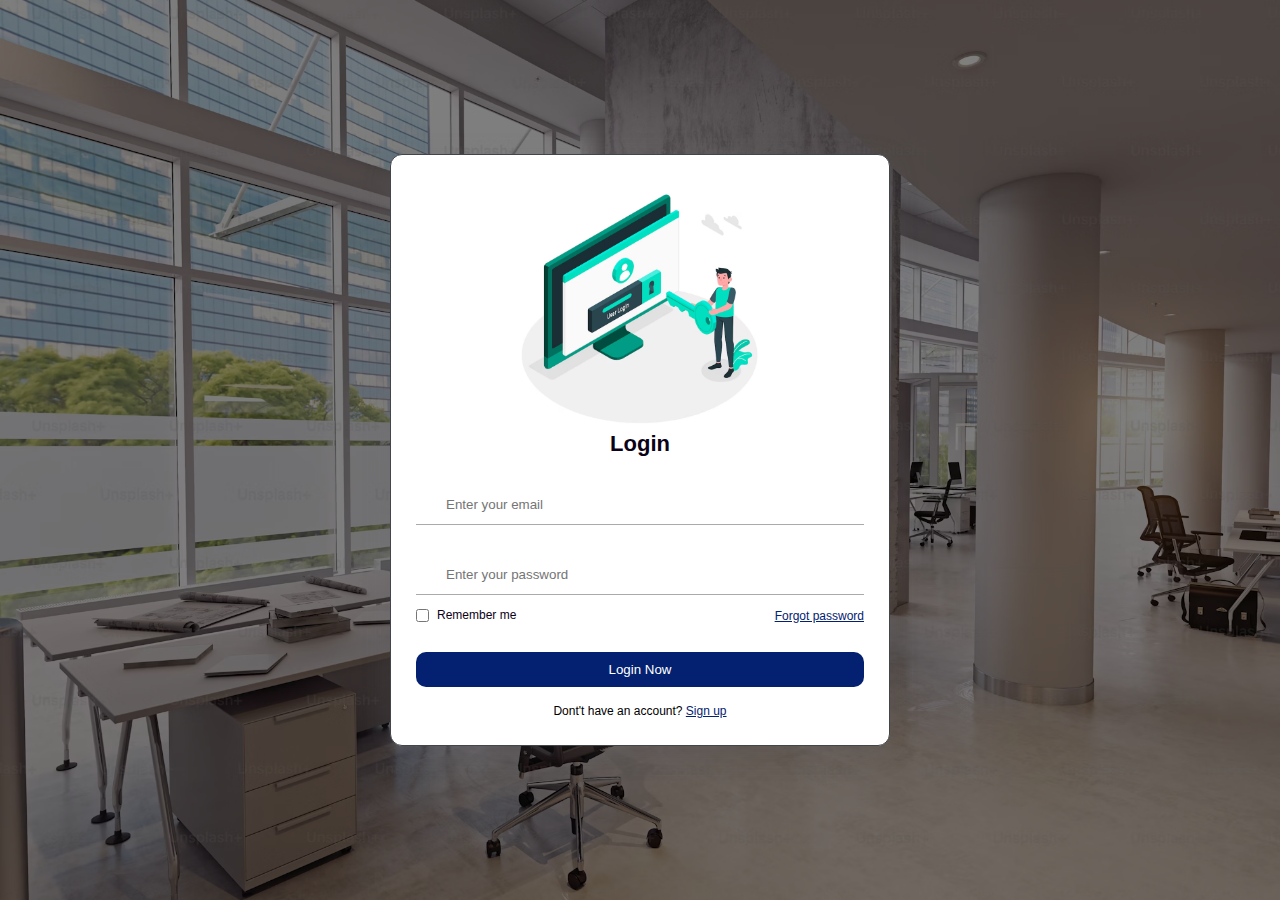
<file: html/signup-login.html>
<!DOCTYPE html>
<html lang="en">
  <head>
    <meta charset="UTF-8" />
    <meta name="viewport" content="width=device-width, initial-scale=1.0" />
    <title>Hire Me</title>
    <link rel="stylesheet" href="../css/reset.css" />
    <link rel="stylesheet" href="../css/style.css" />
    <link rel="stylesheet" href="../css/account.css" />
    <link rel="stylesheet" href="../css/media.css" />

    <link
      rel="stylesheet"
      href="https://cdnjs.cloudflare.com/ajax/libs/font-awesome/6.4.2/css/all.min.css"
      integrity="sha512-z3gLpd7yknf1YoNbCzqRKc4qyor8gaKU1qmn+CShxbuBusANI9QpRohGBreCFkKxLhei6S9CQXFEbbKuqLg0DA=="
      crossorigin="anonymous"
      referrerpolicy="no-referrer"
    />
    <script src="../javascript/login-signin.js" defer></script>
  </head>
  <body>
    <div class="overlay"></div>
    <section class="login-container container">
      <div class="form-container">
        <!-- login-form -->
        <img src="../img/bg-login.avif" alt="" class="form-img" />
        <div class="form login-form">
          <form action="#">
            <h2>Login</h2>
            <div class="input-box">
              <input type="email" placeholder="Enter your email" required />
              <i class="fa-solid fa-envelope email"></i>
            </div>
            <div class="input-box">
              <input
                type="password"
                placeholder="Enter your password"
                required
              />
              <i class="fa-solid fa-lock password"></i>
              <i class="fa-solid fa-eye-slash pw-hide"></i>
            </div>
            <div class="option-field">
              <span class="checkbox">
                <input type="checkbox" id="check" />
                <label for="check">Remember me</label>
              </span>
              <a href="#" class="forgot-pw">Forgot password</a>
            </div>
            <button class="button btn-2">Login Now</button>
            <div class="login-signup">
              Dont't have an account? <a href="#" id="signup">Sign up</a>
            </div>
          </form>
        </div>
        <!-- signup-form -->
        <div class="form signup-form">
          <form action="#">
            <h2>Sign up</h2>
            <div class="input-box">
              <input type="email" placeholder="Enter your email" required />
              <i class="fa-solid fa-envelope email"></i>
            </div>
            <div class="input-box">
              <input type="password" placeholder="Create password" required />
              <i class="fa-solid fa-lock password"></i>
              <i class="fa-solid fa-eye-slash pw-hide"></i>
            </div>
            <div class="input-box">
              <input type="password" placeholder="Confirm password" required />
              <i class="fa-solid fa-lock password"></i>
              <i class="fa-solid fa-eye-slash pw-hide"></i>
            </div>
            <button class="button btn-2">Sign up Now</button>
            <div class="login-signup">
              Already have an account? <a href="#" id="login">Login</a>
            </div>
          </form>
        </div>
      </div>
    </section>
  </body>
</html>
</file>
<file: css/style.css>
/* standard thing */
* {
  margin: 0;
  padding: 0;
  font-family: "Space Grotesk", sans-serif;
}
/* var */
:root {
  /* color */
  --clr-blue: #032170;
  --clr-light-blue: #0b3299;
  --clr-dark-blue: #031957;
  --clr-darker-blue: #00113f;
  --clr-candidate-blue: #00154b;
  --clr-light: #f4f6fb;
  --clr-feature-background: #f4f6fb;
  --clr-grey: #42454a;
  /* sizes */
  --size-xxs: 0.5rem;
  --size-xs: 0.75rem;
  --size-sm: 0.875rem;
  --size-base: 1rem;
  --size-lg: 1.125rem;
  --size-xl: 1.25rem;
  --size-2xl: 1.5rem;
  --size-3xl: 1.875rem;
  --size-4xl: 2.25rem;
  --size-5xl: 3rem;
  --size-6xl: 3.75rem;
  --size-7xl: 4.5rem;
  --size-8xl: 6rem;
  --size-9xl: 8rem;
  --size-10xl: 10rem;
}
/* global css */
.btn {
  border: 3px solid white;
  cursor: pointer;
  transition: box-shadow 0.15s;
}
.btn-2 {
  background-color: var(--clr-dark-blue);
  color: white;
  transition: box-shadow 0.15s;
  cursor: pointer;
  border: none;
}
.btn-2:hover {
  box-shadow: 0px 4px 2px 0px rgba(0, 0, 0, 0.25);
}
.btn:hover {
  box-shadow: 0px 4px 2px 0px rgba(0, 0, 0, 0.25);
}
/* boxes */
.box-1 {
  width: 100%;
  height: 911px;
  background-color: var(--clr-light);
  background-image: url(../img/cover-bg.png);
  background-position: center;
  background-size: 100%;
  background-repeat: no-repeat;
  overflow: hidden;
}
.box-2 {
  width: 100%;
  background-color: var(--clr-dark-blue);
  overflow: hidden;
}
.box-3 {
  display: flex;
  align-items: center;
  width: 100%;
  background-color: var(--clr-darker-blue);
  overflow: hidden;
}
.box-4 {
  width: 100%;
  overflow: hidden;
}

.box-6 {
  width: 100%;
  background-image: url(../img/the-end-1.png);
  background-size: cover;
  background-position: center;
  background-repeat: no-repeat;
  background-attachment: fixed;
  overflow: hidden;
}
.box-7 {
  height: 639px;
  background-color: var(--clr-blue);
  overflow: hidden;
  display: flex;
  align-items: center;
  overflow: hidden;
}
.box-8 {
  height: 148px;
  background-color: var(--clr-dark-blue);
  display: flex;
  align-items: center;
  justify-content: center;
  overflow: hidden;
}
.box-9 {
  width: 100%;
  overflow: hidden;
  background-color: var(--clr-light);
}
.box-10 {
  width: 100%;
  background-color: var(--clr-candidate-blue);
  overflow: hidden;
}
/* header */
.header {
  height: 86px;
  display: flex;
  align-items: center;
  justify-content: space-around;
}
.list {
  display: flex;
  align-items: center;
  gap: 84px;
}
.list a {
  text-decoration: none;
  color: black;
  font-size: var(--size-base);
}
.log {
  border: none;
  background-color: transparent;
  margin-right: 36px;
  font-size: var(--size-base);
  cursor: pointer;
}
.started {
  width: 160px;
  height: 65px;
  border-radius: 10px;
  font-weight: 700;
  background-color: var(--clr-blue);
  color: white;
  font-size: var(--size-base);
}
.started a {
  color: inherit;
  text-decoration: none;
}
.log a {
  text-decoration: none;
  color: #000;
}
.menu-bar {
  border: none;
  background-color: transparent;
  display: none;
  cursor: pointer;
}
/* hero */
.hero {
  display: flex;
  align-items: center;
  flex-direction: column;
  justify-content: center;
  height: 825px;
}
.big-header-text {
  color: var(--clr-light-blue);
  text-align: center;
  font-size: var(--size-7xl);
  font-style: normal;
  font-weight: 700;
  line-height: 109.1%; /* 74.188px */
  letter-spacing: -2.72px;
  text-shadow: 3px 3px 2px rgba(0, 0, 0, 0.25);
}
.big-bottom-text {
  color: black;
  text-align: center;
  font-size: var(--size-2xl);
  font-style: normal;
  font-weight: 400;
  line-height: 128.6%; /* 30.864px */
  margin: 10px 0;
  width: 70%;
}
.employers {
  width: 246px;
  height: 65px;
  border-radius: 10px;
  background: #bacdd1;
  color: var(--clr-light-blue);
  font-weight: 700;
  font-size: var(--size-xl);
}
.candidates {
  width: 246px;
  height: 65px;
  border-radius: 10px;
  border: 3px solid #fff;
  background: #032170;
  color: #fff;
  font-style: normal;
  font-weight: 700;
  line-height: normal;
  font-size: var(--size-xl);
}
/* channel-page */
/* channel-1 */
.channel-1 {
  display: flex;
  justify-content: space-between;
  align-items: center;
  margin: 100px 0;
}
.logo-container {
  display: flex;
  align-items: center;
  gap: 20px;
  margin-top: 100px;
}
.logo-text {
  color: #fff;
  text-shadow: 3px 3px 2px rgba(0, 0, 0, 0.25);
  font-size: 49px;
  font-weight: 700;
  line-height: 109.1%; /* 53.459px */
  letter-spacing: -1.96px;
}
.button-logo {
  width: 321px;
  height: 86px;
  color: #0b3299;
  font-size: 49px;
  font-weight: 700;
  line-height: 109.1%;
  letter-spacing: -1.96px;
  border-radius: 12px;
  background-color: white;
  border: none;
}
.frame-container {
  margin-right: 24px;
}
.frame {
  width: 750px;
  height: 116px;
  border-radius: 12px;
  background-color: white;
  display: flex;
  align-items: center;
  font-family: "DM Sans", sans-serif;
  margin-bottom: 17px;
}
.info-container {
  display: flex;
  flex-direction: column;
  margin-left: 11px;
  gap: 8px;
}
.name-container {
  color: rgba(41, 41, 41, 1);
  font-weight: 700;
  font-size: var(--size-xl);
  display: flex;
  align-items: center;
  gap: 4px;
}
.profile-pic {
  margin-left: 51px;
}
.info-list {
  width: 100%;
  display: flex;
  align-items: center;
  text-align: center;
  gap: 9px;
}
.list-child {
  display: flex;
  align-items: center;
  gap: 8px;
  color: #292929;
}
.frame-button-container {
  height: 100%;
  display: flex;
  align-items: center;
  justify-content: center;
  gap: 8px;
  margin-left: 20px;
}
.application {
  display: flex;
  padding: 11px 24px;
  justify-content: center;
  align-items: center;
  gap: 10px;
  border-radius: 8px;
}
.banner {
  width: 36px;
  height: 41px;
  border-radius: 8px;
  background-color: #d8d8d8;
  border: none;
}
.text-container {
  width: 100%;
}
.header-text {
  font-size: var(--size-5xl);
  font-weight: 700;
  color: white;
  line-height: 114.1%;
  letter-spacing: -3px;
}
.bottom-text {
  font-weight: 400;
  color: white;
  font-size: var(--size-2xl);
  line-height: 128.6%;
}
/* channel-2 */
.channel-2 {
  display: flex;
  align-items: center;
  justify-content: space-between;
  margin: 100px 0;
}
.candidate-profile-container {
  width: 600px;
  height: 291px;
  position: relative;
}
.candidate-profile {
  width: 572px;
  height: 204px;
  border-radius: 10px;
  background-color: white;
  position: absolute;
  display: flex;
  align-items: center;
  justify-content: center;
}
.cover-1 {
  width: 543px;
  height: 214px;
  border-radius: 10px;
  position: absolute;
  background-color: #f1f4fb;
  transform: translate(3%, 10%);
}
.cover-2 {
  width: 490px;
  height: 186px;
  border-radius: 10px;
  background-color: #ced8f3;
  position: absolute;
  transform: translate(7%, 42%);
}
.candidate-info-container {
  display: flex;
  justify-content: center;
  flex-direction: column;
}
.candidate-pic {
  margin-right: 20px;
}
.candidates-list {
  display: flex;
  gap: 16px;
  margin-top: 11px;
  margin-bottom: 13px;
}
.candidate-child-list {
  text-align: center;
  display: flex;
  gap: 8px;
  align-items: center;
  color: #292929;
}
.candicate-name-container {
  color: rgba(41, 41, 41, 1);
  font-weight: 700;
  font-size: var(--size-xl);
  display: flex;
  align-items: center;
  gap: 4px;
}
.candidate-button {
  width: 100%;
  height: 41px;
  border-radius: 10px;
  font-weight: 700;
  font-size: var(--size-lg);
}
.header-text-2 {
  font-size: var(--size-5xl);
  line-height: 128.6%; /* 64.3px */
  letter-spacing: -2.5px;
}
/* channel-3 */
.channel-3 {
  display: flex;
  align-items: center;
  justify-content: space-between;
  margin: 100px 0;
}
.text-container-2 {
  width: 634px;
}
.pic-container img {
  width: 700px;
}
/* channel-4 */
.channel-4 {
  display: flex;
  align-items: center;
  justify-content: space-between;
  margin: 100px 0;
}
.text-container-3 {
  width: 804px;
}
.pic-container-2 img {
  width: 700px;
}
/* intro-container */
.intro {
  display: flex;
  align-items: center;
}
.pic-container-3 img {
  width: 650px;
}
.text-container-4 {
  height: 965px;
  display: flex;
  flex-direction: column;
  align-items: center;
  justify-content: center;
  gap: 77.67px;
}
.header-text-3 {
  color: #fff;
  font-size: var(--size-4xl);
  font-weight: 700;
  letter-spacing: -2.25px;
  margin-bottom: 15px;
}
.bottom-text-3 {
  color: #fff;
  font-size: var(--size-xl);
  font-weight: 400;
  line-height: 128.6%;
  letter-spacing: -1.4px;
}
/* intro */
.feature-logo {
  color: #0f0f0f;
  font-size: 58px;
  font-weight: 700;
  line-height: 109.1%; /* 63.278px */
  letter-spacing: -2.32px;
  margin-left: 81px;
  margin-top: 50px;
}
.feature-underline {
  width: 96px;
  height: 20px;
  border-radius: 22px;
  border: none;
  background-color: var(--clr-dark-blue);
}
.feature-board {
  height: 1789px;
  display: grid;
  grid-template-columns: repeat(2, 1fr);
  margin-top: 85px;
}
.feature-container {
  width: 600px;
  height: 853px;
  border-radius: 25px;
  background-color: var(--clr-feature-background);
  margin: 0 auto;
  display: flex;
  align-items: center;
  flex-direction: column;
  justify-content: center;
  gap: 42px;
}
.feature-header-text {
  color: #0331ac;
  text-align: center;
  font-size: var(--size-5xl);
  font-weight: 700;
  line-height: 128.6%; /* 57.87px */
  letter-spacing: -2.25px;
}
.feature-bottom-text {
  color: black;
  text-align: center;
  font-size: var(--size-base);
  font-weight: 400;
  line-height: 129.1%; /* 23.238px */
  margin-bottom: 21px;
}
.learn {
  width: 229.573px;
  height: 44.23px;
  border-radius: 10px;
  border: 3px solid #032170;
  display: flex;
  align-items: center;
  justify-content: center;
  color: #032170;
  font-size: var(--size-xl);
  cursor: pointer;
  font-weight: 700;
  margin: 0 auto;
  transition: box-shadow 0.15s;
}
.learn:hover {
  box-shadow: 0px 4px 4px 0px rgba(0, 0, 0, 0.25);
}
.intro-benefit {
  height: 922px;
  display: flex;
  align-items: center;
  justify-content: center;
}
.header-text-4 {
  color: var(--clr-light-blue);
  font-size: var(--size-5xl);
  font-weight: 700;
  line-height: 99.6%; /* 66.732px */
  letter-spacing: -4.355px;
}
.benefit-board {
  height: 729px;
  display: grid;
  grid-template-columns: repeat(2, 1fr);
  grid-gap: 25px;
}
.benefit-container {
  width: 460px;
  height: 332px;
  border-radius: 30px;
  background: #fff;
  box-shadow: 17px 21px 45px 11px rgba(0, 0, 0, 0.14);
  display: flex;
  flex-direction: column;
  justify-content: center;
}
.benefit-header-text {
  color: #032170;
  font-size: 25px;
  font-style: normal;
  font-weight: 700;
  line-height: 129.1%; /* 32.275px */
  letter-spacing: -1px;
  margin-bottom: 20px;
  margin-left: 35px;
}
.benefit-bottom-text {
  color: #000;
  font-size: 18px;
  font-style: normal;
  font-weight: 400;
  line-height: 129.1%; /* 23.238px */
  letter-spacing: -0.72px;
  margin-left: 33px;
}
.ending {
  height: 925px;
  display: flex;
  align-items: center;
  justify-content: center;
  flex-direction: column;
}
.ending-text-container {
  display: flex;
  align-items: center;
  justify-content: center;
  flex-direction: column;
  gap: 50px;
}
.end-header-text {
  color: #fff;
  font-size: 70px;
  font-weight: 700;
  line-height: 99.6%; /* 69.72px */
  letter-spacing: -4.55px;
}
.end-bottom-text {
  color: #fff;
  text-align: center;
  font-size: 38px;
  font-weight: 400;
  line-height: 99.6%; /* 37.848px */
  letter-spacing: -2.47px;
}
.end-started-button {
  width: 293px;
  height: 65px;
  border-radius: 10px;
  border: 1px solid rgba(255, 255, 255, 1);
  background-color: transparent;
  color: #fff;
  font-size: 25px;
  font-weight: 700;
  display: flex;
  align-items: center;
  justify-content: center;
  gap: 30px;
  text-align: center;
  margin-top: 37px;
  cursor: pointer;
  transition: box-shadow 0.15s;
}
.end-started-button:hover {
  box-shadow: 0px 4px 4px 0px rgba(0, 0, 0, 0.25);
}
/* footer place */
.footer-1 {
  display: grid;
  grid-template-columns: repeat(auto-fit, minmax(200px, auto));
  grid-gap: 60px;
}
.credit-text {
  color: #fff;
  font-size: var(--size-2xl);
  font-weight: 400;
  line-height: 121.1%; /* 33.908px */
  letter-spacing: -1.82px;
  margin-bottom: 30px;
}
.credit-header-text {
  color: #fff;
  font-size: var(--size-2xl);
  font-weight: 700;
  line-height: 121.1%; /* 33.908px */
  letter-spacing: -1.82px;
  margin-bottom: 18px;
}
.credit-logo {
  margin-bottom: 38px;
}
.credit-list {
  display: flex;
  flex-direction: column;
  gap: 25px;
}
.credit-list a {
  display: block;
  text-decoration: none;
  transition: all 0.4s ease;
  color: #fff;
}
.credit-list a:hover {
  transform: translateY(-3px) translateX(-5px);
  color: #fff;
}
/* last-footer */
.footer-1 {
  text-align: center;
}
/* pricing-page */
.pricing-page {
  display: flex;
  align-items: center;
  flex-direction: column;
  margin-bottom: 200px;
}
.pricing-text-container {
  margin-left: 40px;
  align-self: flex-start;
}
.for-employers {
  color: #032170;
  font-size: var(--size-2xl);
  font-weight: 700;
  margin-top: 50px;
}
.pricing-text {
  color: #000;
  font-size: var(--size-5xl);
  font-weight: 700;
  letter-spacing: -3.9px;
}
.pricing-board {
  display: grid;
  grid-template-columns: repeat(2, 1fr);
  grid-gap: 40px;
  margin-top: 85px;
}
.pricing-container-1 {
  width: 546px;
  height: 650px;
  background-color: #fff;
  border-radius: 25px;
  display: flex;
  align-items: center;
  flex-direction: column;
  justify-content: space-between;
}
.pricing-container-2 {
  width: 546px;
  height: 870px;
  background-color: #fff;
  border-radius: 25px;
  display: flex;
  align-items: center;
  flex-direction: column;
  justify-content: space-between;
}
.pack-info {
  width: 422px;
  height: 114px;
  border-bottom: 2px solid #eaeaea;
  margin-top: 70px;
  margin-bottom: 22px;
}
.name-pack {
  color: #42454a;
  font-size: 30px;
  font-weight: 700;
  line-height: 128.6%; /* 38.58px */
  letter-spacing: -1.5px;
}
.price {
  color: #032170;
  font-size: 50px;
  font-weight: 700;
  line-height: 129.1%; /* 64.55px */
  letter-spacing: -2px;
}
.feature {
  height: 37px;
  color: #42454a;
  font-size: 20px;
  font-weight: 700;
  line-height: 128.6%; /* 25.72px */
  letter-spacing: -1px;
  margin-bottom: 20px;
}
.feature-list {
  width: 427px;
  display: flex;
  flex-direction: column;
  gap: 25px;
}
.feature-list li {
  display: flex;
  align-items: center;
  gap: 8px;
}
.try-and-started {
  width: 488px;
  height: 57px;
  color: #fff;
  text-align: center;
  font-size: var(--size-xl);
  font-weight: 700;
  line-height: 128.6%; /* 33.436px */
  letter-spacing: -1.3px;
  border-radius: 15px;
  margin-bottom: 31px;
  border: 5px solid #fff;
}
.special-1 {
  margin-top: 164px;
  margin-bottom: 31px;
}
.special-2 {
  margin-top: 60px;
}
/* candidate-pricing-page */
.candidate-price-pack {
  display: flex;
  align-items: center;
  flex-direction: column;
  margin-bottom: 80px;
}
.candidate-text-container {
  margin-top: 70px;
}
.for-candidate {
  color: #fff;
  text-align: center;
  font-size: var(--size-2xl);
  font-weight: 700;
  margin-bottom: 30px;
}
.candidate-pricing-text {
  color: #fff;
  text-align: center;
  font-size: var(--size-6xl);
  font-weight: 700;
  letter-spacing: -3.9px;
}
.candidate-pricing-board {
  display: grid;
  grid-template-columns: repeat(2, 1fr);
  grid-gap: 40px;
  margin-top: 70px;
}
.candidate-price-container {
  width: 600px;
  height: 800px;
  background-color: #fff;
  border-radius: 25px;
  display: flex;
  align-items: center;
  flex-direction: column;
  justify-content: space-between;
}
.candidate-pack-info {
  width: 422px;
  height: 114px;
  border-bottom: 2px solid #eaeaea;
  margin-top: 70px;
  margin-bottom: 22px;
}
.get-started {
  width: 560px;
  height: 57px;
  border-radius: 15px;
  border: 5px solid white;
  color: #fff;
  text-align: center;
  font-size: 26px;
  font-weight: 700;
  line-height: 128.6%; /* 33.436px */
  letter-spacing: -1.3px;
  margin-bottom: 38px;
}
/* login-and-signup-form */
.form-container {
  max-width: 500px;
  width: 100%;
  position: absolute;
  top: 50%;
  left: 50%;
  left: 50%;
  transform: translate(-50%, -50%);
  z-index: 101;
  background-color: #fff;
  padding: 25px;
  border-radius: 12px;
  box-shadow: rgba(100, 100, 111, 0.2) 0px 7px 29px 0px;
  border: 1px solid var(--clr-grey);
}
.form-container h2 {
  font-size: 22px;
  color: #0b0217;
  text-align: center;
}
.input-box {
  position: relative;
  margin-top: 30px;
  width: 100%;
  height: 40px;
}
.input-box input {
  height: 100%;
  width: 100%;
  border: none;
  outline: none;
  padding: 0 30px;
  transition: all 0.2s ease;
  border-bottom: 1.5px solid #aaaaaa;
  color: #333;
}
.input-box i {
  position: absolute;
  top: 50%;
  transform: translateY(-50%);
  font-size: 20px;
}
.input-box i.password,
.input-box i.email {
  left: 0;
  color: #707070;
}
.input-box input:focus {
  border-color: var(--clr-blue);
}
.input-box i.pw-hide {
  cursor: pointer;
  right: 0;
  font-size: 18px;
  color: #707070;
}
.option-field {
  margin-top: 14px;
  display: flex;
  align-items: center;
  justify-content: space-between;
}
.form-container a {
  color: var(--clr-blue);
  font-size: 12px;
}
.form-container a:hover {
  text-decoration: underline;
}
.checkbox {
  display: flex;
  white-space: nowrap;
  column-gap: 8px;
}
.checkbox input {
  accent-color: var(--clr-blue);
}
.checkbox label {
  font-size: 12px;
  user-select: none;
  color: #0b0217;
  cursor: pointer;
}
.form-container .button {
  color: white;
  background-color: var(--clr-blue);
  margin-top: 30px;
  width: 100%;
  padding: 10px 0;
  border-radius: 10px;
  border: none;
}
.login-signup {
  font-size: 12px;
  text-align: center;
  margin-top: 15px;
  border: 3px solid #fff;
}
.form-container.active .signup-form {
  display: block;
}
.form-container.active .login-form {
  display: none;
}
.signup-form {
  display: none;
}
</file>
<file: css/media.css>
.container {
  max-width: 1536px;
  margin-left: auto;
  margin-right: auto;
  padding-left: 0.5rem;
  padding-right: 0.5rem;
  font-family: "Space Grotesk", sans-serif;
}
/* 2xl */
@media (max-width: 1536px) {
  .container {
    max-width: 1280px;
  }
}

/* xl */
@media (max-width: 1280px) {
  .container {
    max-width: 1024px;
  }
  /* header */
  .list,
  .started,
  .log {
    font-size: var(--size-base);
  }
  .list {
    gap: 62px;
  }
  .big-header-text {
    font-size: var(--size-6xl);
  }
  .big-bottom-text {
    font-size: var(--size-xl);
  }
  .employers,
  .candidates {
    font-size: var(--size-lg);
  }
  /* channel-1 */
  .frame {
    width: 600px;
  }
  .profile-pic {
    margin-left: 5px;
  }
  .list-child {
    gap: 2px;
    font-size: var(--size-sm);
  }
  .application {
    padding: 11px 5px;
  }
  .header-text {
    font-size: var(--size-4xl);
  }
  .bottom-text {
    font-size: var(--size-xl);
  }
  /* channel-2 */
  .candidate-profile-container {
    width: 720px;
  }
  .candidate-profile {
    width: 520px;
  }
  .cover-1 {
    width: 443px;
  }
  .cover-2 {
    width: 390px;
  }
  .candidate-child-list {
    font-size: var(--size-sm);
  }
  /* channel-3 */
  .pic-container img {
    width: 600px;
  }
  /* channel-4 */
  .pic-container-2 img {
    width: 575px;
  }
  /* intro */
  .pic-container-3 img {
    width: 600px;
  }
  /* feature */
  .feature-board {
    height: 100%;
    grid-template-columns: repeat(1, 1fr);
    gap: 40px;
    margin-top: 40px;
  }
  .feature-container {
    width: 100%;
  }
  /* benefit intro */
  .intro-benefit {
    flex-direction: column;
  }
  .header-text-4 {
    font-size: var(--size-6xl);
    margin-bottom: 50px;
  }
  .benefit-header-text {
    font-size: var(--size-3xl);
  }
  .benefit-bottom-text {
    font-size: var(--size-xl);
  }
  .end-header-text {
    font-size: var(--size-6xl);
  }
  .end-bottom-text {
    font-size: var(--size-3xl);
  }
  .end-started-button {
    font-size: var(--size-xl);
  }
  /* the-end */
  .footer-1,
  .box-7 {
    height: 800px;
  }
  .footer-1 {
    margin-top: 70px;
  }
  /* pricing-page */
  .pricing-board {
    grid-template-columns: repeat(1, 1fr);
  }
  .box-9,
  .pricing-page {
    height: 2500px;
  }
  .candidate-pricing-board {
    grid-template-columns: repeat(1, 1fr);
  }
  .box-10,
  .candidate-price-pack {
    height: 1950px;
  }
}
/* lg */
@media (max-width: 1024px) {
  .container {
    max-width: 768px;
  }
  /* header */
  .header-left img {
    width: var(--size-9xl);
  }
  .list,
  .started,
  .log {
    display: none;
  }
  .menu-bar {
    display: block;
  }
  .list {
    padding: 30px;
  }
  .header {
    justify-content: space-between;
  }
  .big-header-text {
    font-size: var(--size-5xl);
  }
  .big-bottom-text {
    font-size: var(--size-lg);
  }
  .employers,
  .candidates {
    font-size: var(--size-sm);
  }
  /* channel */
  .channel-1,
  .channel-2,
  .channel-3,
  .channel-4 {
    flex-direction: column;
    justify-content: center;
    align-items: center;
    text-align: center;
  }
  .frame-container {
    width: 100%;
  }
  .frame {
    width: 100%;
  }
  .profile-pic {
    margin-left: 51px;
    margin-right: 15px;
  }
  .frame-button-container {
    margin-left: 43px;
  }
  .application {
    padding: 11px 24px;
  }
  .header-text {
    font-size: var(--size-5xl);
  }
  .bottom-text {
    font-size: var(--size-2xl);
  }
  .candidate-profile {
    width: 100%;
  }
  .cover-1 {
    width: 670px;
  }
  .cover-2 {
    width: 620px;
  }
  .channel-3 {
    gap: 30px;
  }
  /* intro */
  .pic-container-3 img {
    width: 450px;
  }
  .header-text-3 {
    font-size: var(--size-3xl);
  }
  .bottom-text-3 {
    font-size: var(--size-lg);
  }
  .feature-logo {
    font-size: var(--size-5xl);
  }
  /* benefit intro */
  .intro-benefit {
    height: 1800px;
  }
  .header-text-4 {
    margin-bottom: 150px;
  }
  .benefit-board {
    margin-bottom: 600px;
  }
  .benefit-board {
    grid-template-columns: repeat(1, 1fr);
  }
  .benefit-container {
    width: 100%;
  }
  /* the-end */
  .credit-container-1,
  .credit-container-4 {
    margin: 0;
  }
  /* pricing-page */
  .box-10,
  .candidate-price-pack {
    height: 2025px;
  }
}
/* md */
@media (max-width: 768px) {
  .container {
    max-width: 640px;
  }
  /* header */
  .header-left img {
    width: var(--size-8xl);
  }
  .button-container {
    display: flex;
    align-items: center;
    flex-direction: column;
    width: 100%;
  }
  .employers,
  .candidates {
    width: 100%;
  }
  /* channel */
  .frame-button-container {
    flex-direction: column;
    margin-left: 13px;
  }
  .application {
    padding: 11px 6px;
  }
  .banner {
    width: 100%;
    height: 34px;
  }
  .candidate-profile-container {
    width: 100%;
  }
  .cover-1 {
    width: 580px;
  }
  .cover-2 {
    width: 540px;
  }
  .pic-container img {
    width: 500px;
  }
  .pic-container-2 img {
    width: 490px;
  }
  .pic-container-3 img {
    width: 450px;
  }
  .intro {
    flex-direction: column;
  }
  .text-container-4 {
    align-items: flex-start;
    justify-content: flex;
  }
  .header-text-3 {
    font-size: var(--size-4xl);
  }
  .bottom-text-3 {
    font-size: var(--size-2xl);
  }
  .feature-logo {
    font-size: var(--size-4xl);
  }
  .feature-underline {
    width: 75px;
    height: 15px;
  }
  .header-text-4 {
    font-size: var(--size-5xl);
  }
  /* the-end */
  .footer-1,
  .box-7 {
    height: 1200px;
  }
  /* pricing-page */
  .for-employers {
    font-size: var(--size-xl);
  }
  .pricing-text {
    font-size: var(--size-4xl);
    letter-spacing: -3px;
  }
  .name-pack {
    font-size: var(--size-2xl);
  }
  .price {
    font-size: var(--size-5xl);
  }
}
/* sm */
@media (max-width: 640px) {
  .container {
    max-width: 475px;
  }
  /* header */
  .big-header-text {
    font-size: var(--size-4xl);
  }
  .big-bottom-text {
    font-size: var(--size-sm);
  }
  .candidates,
  .employers {
    font-size: var(--size-sm);
  }
  /* channel */
  .cover-1 {
    width: 425px;
  }
  .cover-2 {
    width: 395px;
  }
  .candidates-list {
    gap: 8px;
  }
  .candidate-child-list {
    gap: 5px;
    font-size: var(--size-xs);
  }
  .header-text {
    font-size: var(--size-4xl);
  }
  .bottom-text {
    font-size: var(--size-xl);
  }
  .pic-container img {
    width: 450px;
  }
  .pic-container-2 img {
    width: 440px;
  }
  .bottom-text-2 {
    display: inline-block;
    width: 570px;
  }
  .logo-text {
    font-size: 39px;
  }
  .button-logo {
    width: 240px;
    font-size: 39px;
  }
  .text-container {
    width: 100%;
  }
  .header-text,
  .bottom-text {
    width: 100%;
    display: inline-block;
  }
  .candidate-button {
    font-size: var(--size-sm);
  }
  /* intro */
  .header-text-3 {
    font-size: var(--size-3xl);
  }
  .bottom-text-3 {
    font-size: var(--size-xl);
  }
  .feature-container {
    width: 450px;
  }
  .feature-pic-container img {
    width: 400px;
  }
  .header-text-4 {
    margin-top: 50px;
    font-size: var(--size-5xl);
    text-align: center;
  }
  /* the-end */
  .footer-1,
  .box-7 {
    height: 1800px;
  }
}

/* xs */
@media (max-width: 475px) {
  .container {
    width: 100%;
  }
  .header-text {
    font-size: var(--size-3xl);
  }
  .bottom-text {
    font-size: var(--size-lg);
  }
  /* the-end */
}
</file>
<file: css/account.css>
body {
  margin: 0;
  font-family: Arial, sans-serif;
  display: flex;
  justify-content: center;
  align-items: center;
  height: 100vh;
  background: url("../img/bg-office.avif") no-repeat center center/cover; /* Nền hình ảnh */
}
.overlay {
  position: absolute;
  top: 0;
  left: 0;
  width: 100%;
  height: 100%;
  background: rgba(0, 0, 0, 0.5);
  z-index: -1;
}
.form-img {
  width: 100%;
  height: 250px;
  object-fit: contain;
}
</file>
